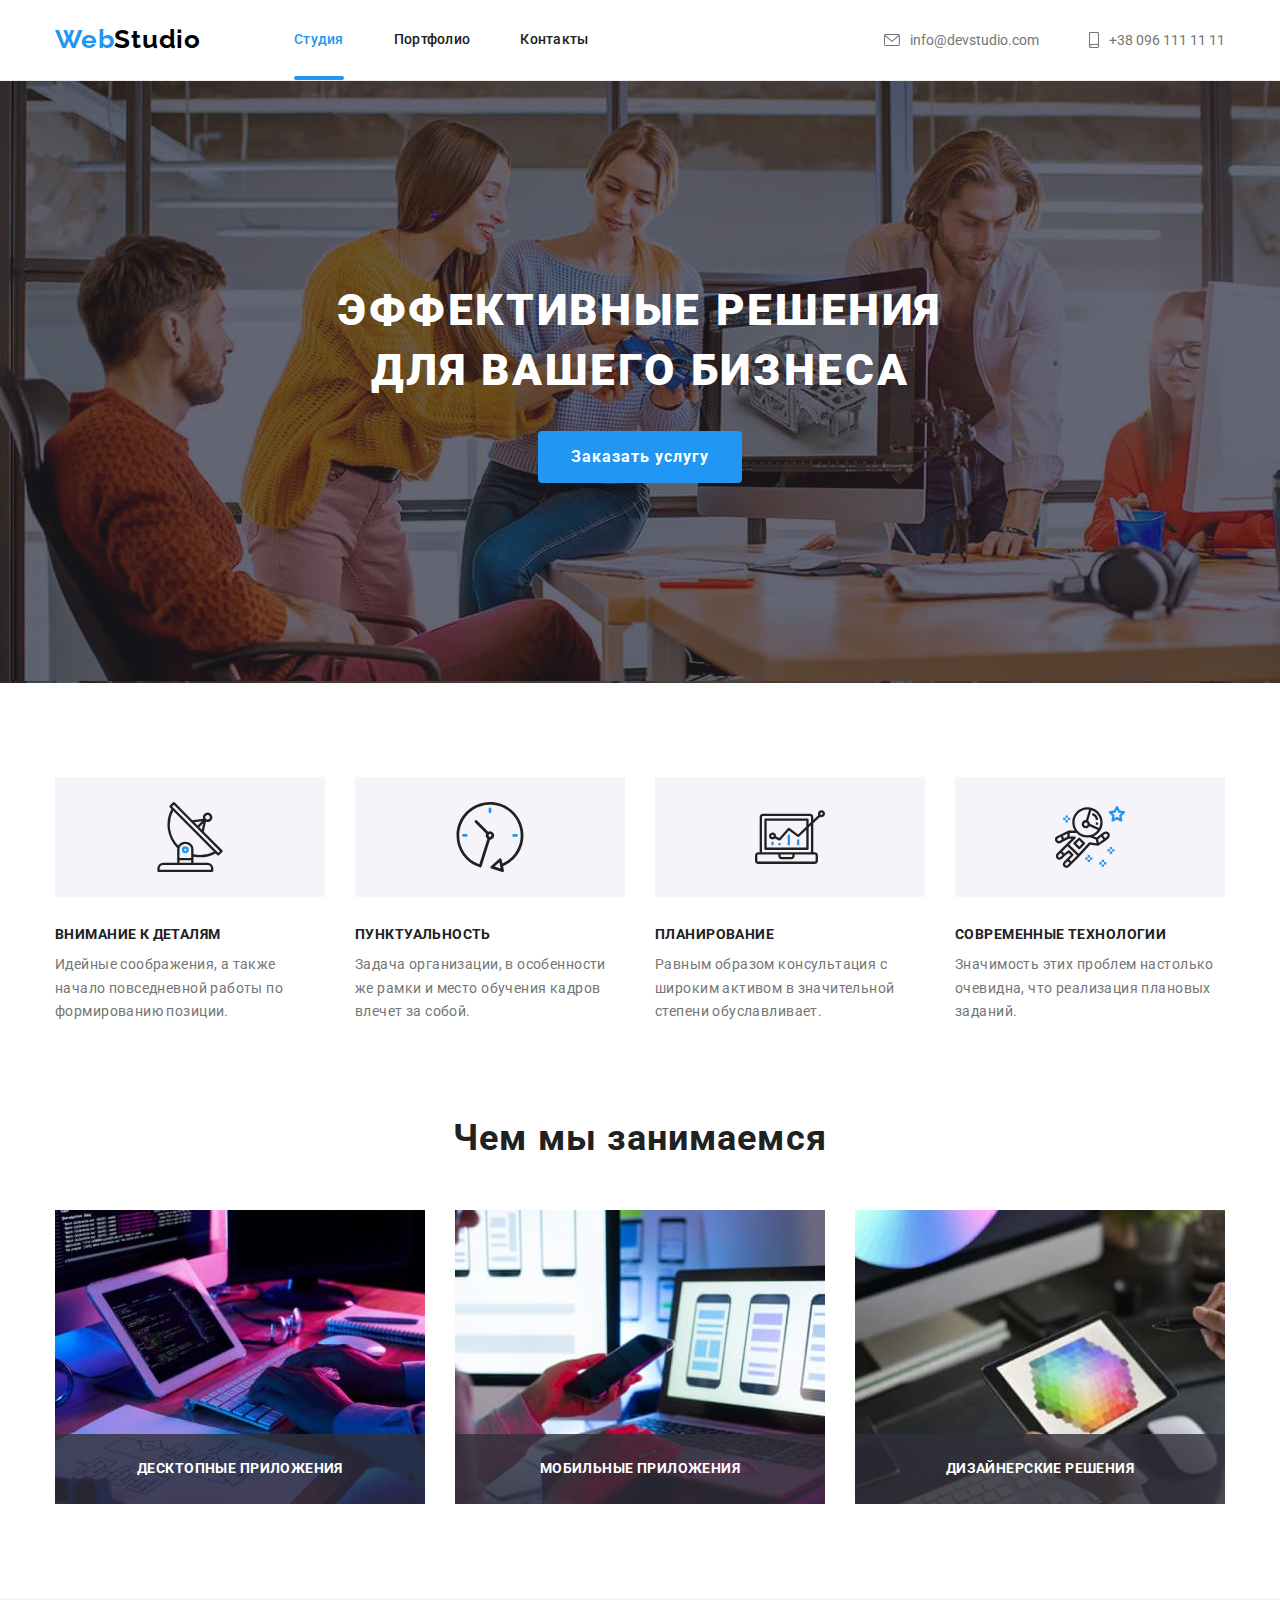
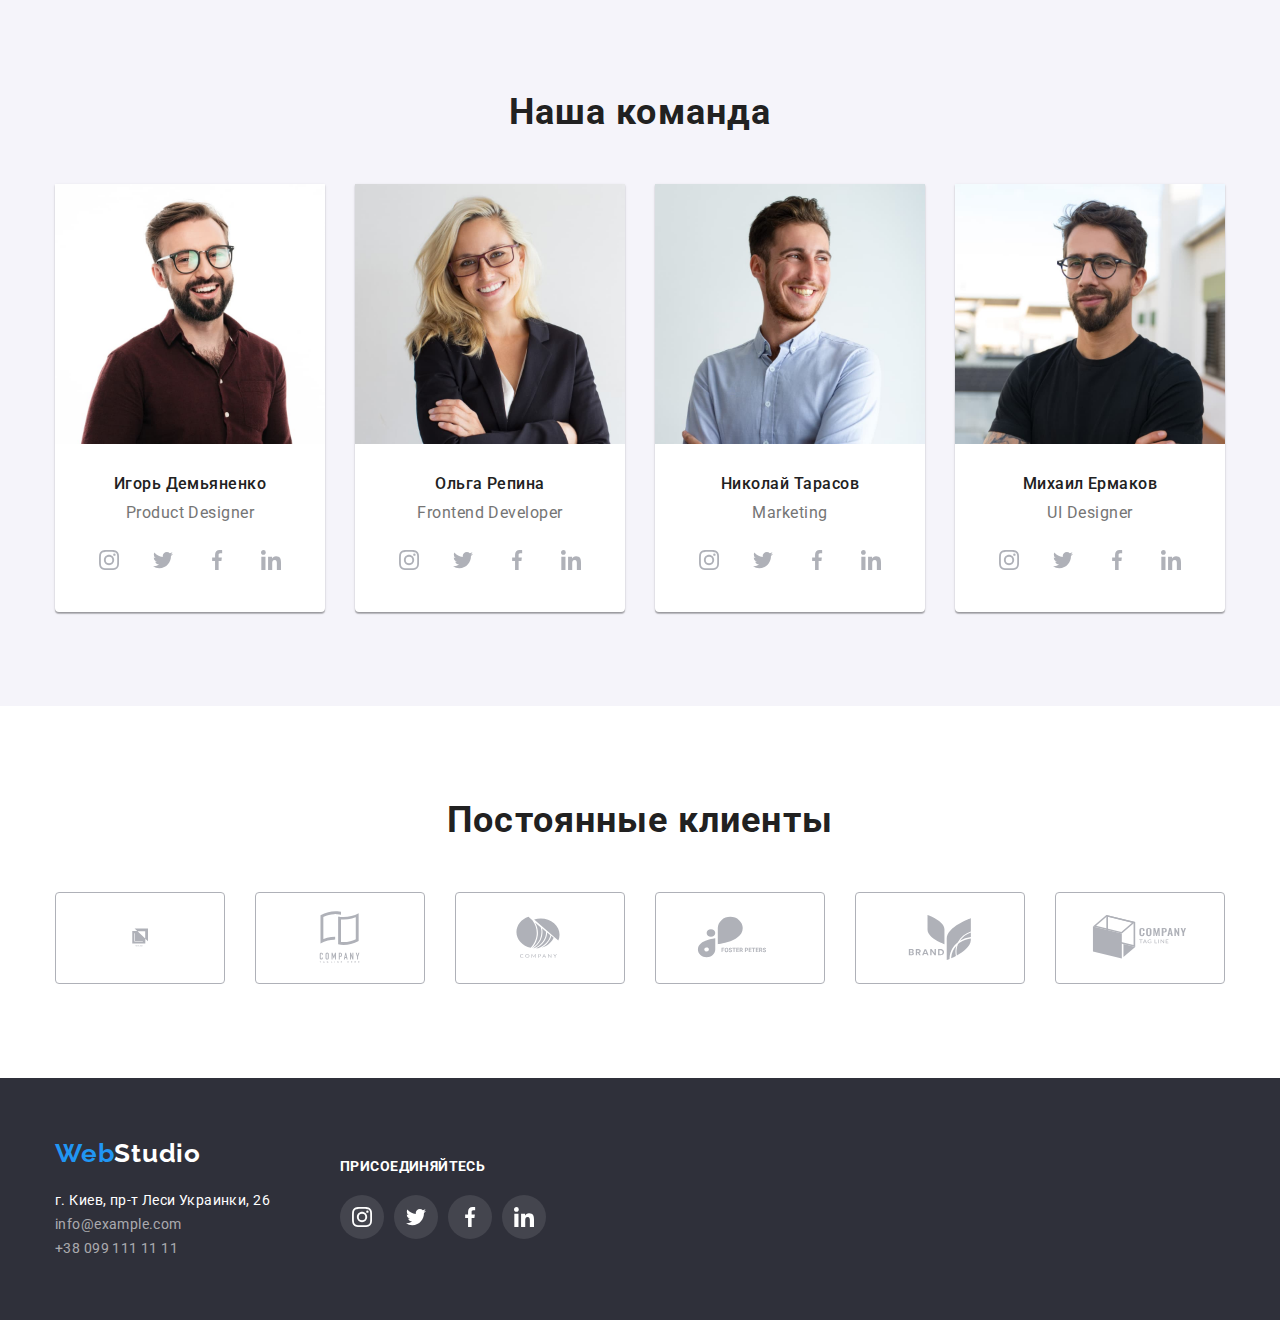
<file: index.html>
<!DOCTYPE html>
<html lang="ru">
  <head>
    <meta charset="UTF-8" />
    <meta http-equiv="X-UA-Compatible" content="IE=edge" />
    <meta name="viewport" content="width=device-width, initial-scale=1.0" />
    <title>Главная</title>
    <link rel="preconnect" href="https://fonts.gstatic.com" />
    <link
      href="https://fonts.googleapis.com/css2?family=Raleway:wght@700&family=Roboto:wght@400;500;700;900&display=swap"
      rel="stylesheet"
    />
    <link
      rel="stylesheet"
      href="https://cdnjs.cloudflare.com/ajax/libs/modern-normalize/1.0.0/modern-normalize.min.css"
    />
    <link rel="stylesheet" href="./css/style.css" />
  </head>
  <body>
    <!-- Шапка сайта -->

    <header class="page-header">
      <!--  Навигация -->

      <div class="container">
        <nav class="nav">
          <a href="./index.html" class="logo logo-link">
            <span class="accent">Web</span>Studio</a
          >
          <ul class="menu list">
            <li class="menu-item">
              <a href="./index.html" class="link menu-link active-link"
                ><span class="accent">Студия</span></a
              >
            </li>
            <li class="menu-item">
              <a href="./pages/portfolio.html" class="link menu-link"
                >Портфолио</a
              >
            </li>
            <li class="menu-item">
              <a href="" class="link menu-link">Контакты</a>
            </li>
          </ul>
        </nav>

        <!-- Контакты header -->

        <ul class="contacts list">
          <li class="menu-item address-item">
            <a href="mailto:info@devstudio.com" class="link contacts-link">
              <svg class="address-svg" width="16px" height="12px">
                <use href="./images/icons/sprite.svg#icon-envelope"></use>
              </svg>
              info@devstudio.com
            </a>
          </li>
          <li class="menu-item address-item">
            <a href="tel:+380961111111" class="link contacts-link">
              <svg class="address-svg" width="10px" height="16px">
                <use href="./images/icons/sprite.svg#icon-smartphone"></use>
              </svg>
              +38 096 111 11 11
            </a>
          </li>
        </ul>
      </div>
    </header>

    <!-- Основной контент -->

    <main>
      <!-- Hero -->

      <section class="hero dark-bgr">
        <div class="container">
          <h1 class="page-title">
            Эффективные решения <br />
            для вашего бизнеса
          </h1>
          <button type="button" class="btn">Заказать услугу</button>
        </div>
      </section>

      <!-- Особенности -->

      <section class="feature-section">
        <div class="container">
          <h2 class="section-title visually-hidden">Особенности</h2>
          <ul class="feature-list list">
            <li class="feature-item">
              <div class="icons-block">
                <svg class="feature-svg" width="70px" height="70px">
                  <use href="./images/icons/sprite.svg#icon-antenna"></use>
                </svg>
              </div>
              <h3 class="feature-title">Внимание к деталям</h3>
              <p class="feature-text">
                Идейные соображения, а также начало повседневной работы по
                формированию позиции.
              </p>
            </li>
            <li class="feature-item">
              <div class="icons-block">
                <svg class="feature-svg" width="70px" height="70px">
                  <use href="./images/icons/sprite.svg#icon-clock"></use>
                </svg>
              </div>
              <h3 class="feature-title">Пунктуальность</h3>
              <p class="feature-text">
                Задача организации, в особенности же рамки и место обучения
                кадров влечет за собой.
              </p>
            </li>
            <li class="feature-item">
              <div class="icons-block">
                <svg class="feature-svg" width="70px" height="70px">
                  <use href="./images/icons/sprite.svg#icon-diagram"></use>
                </svg>
              </div>
              <h3 class="feature-title">Планирование</h3>
              <p class="feature-text">
                Равным образом консультация с широким активом в значительной
                степени обуславливает.
              </p>
            </li>
            <li class="feature-item">
              <div class="icons-block">
                <svg class="feature-svg" width="70px" height="70px">
                  <use
                    href="./images/icons/sprite.svg#icon-astronaut"
                    width="70px"
                    height="70px"
                  ></use>
                </svg>
              </div>
              <h3 class="feature-title">Современные технологии</h3>
              <p class="feature-text">
                Значимость этих проблем настолько очевидна, что реализация
                плановых заданий.
              </p>
            </li>
          </ul>
        </div>
      </section>

      <!-- Чем мы занимаемся -->

      <section class="section">
        <div class="container">
          <h2 class="section-title">Чем мы занимаемся</h2>
          <ul class="card-set list">
            <li class="item">
              <div class="overlay-block">
                <img
                  src="./images/img1.jpg"
                  width="370"
                  alt="десктопные приложения"
                />
                <div class="img-overlay">
                  <p>Десктопные приложения</p>
                </div>
              </div>
            </li>
            <li class="item">
              <div class="overlay-block">
                <img
                  src="./images/img2.jpg"
                  width="370"
                  alt="мобильные приложения"
                />
                <div class="img-overlay">
                  <p>Мобильные приложения</p>
                </div>
              </div>
            </li>
            <li class="item">
              <div class="overlay-block">
                <img
                  src="./images/img3.jpg"
                  width="370"
                  alt="дизайнерские решения"
                />

                <div class="img-overlay">
                  <p>Дизайнерские решения</p>
                </div>
              </div>
            </li>
          </ul>
        </div>
      </section>

      <!--Наша команда -->

      <section class="section alt-bgr">
        <div class="container">
          <h2 class="section-title">Наша команда</h2>
          <ul class="card-set list">
            <li class="team-item item">
              <img
                src="./images/person1.jpg"
                width="270"
                alt="Радостный мужчина в очках"
                class="img"
              />
              <h3 class="name">Игорь Демьяненко</h3>
              <p class="position name">Product Designer</p>
              <ul class="social-icons list">
                <li class="social-item">
                  <a
                    href=""
                    class="social-link link"
                    rel="nofollow noopener"
                    target="_blank"
                  >
                    <svg class="social-svg" width="20px" height="20px">
                      <use
                        href="./images/icons/sprite.svg#icon-instagram"
                      ></use>
                    </svg>
                  </a>
                </li>
                <li class="social-item">
                  <a
                    href=""
                    class="social-link"
                    rel="nofollow noopener"
                    target="_blank"
                  >
                    <svg class="social-svg" width="20px" height="20px">
                      <use href="./images/icons/sprite.svg#icon-twitter"></use>
                    </svg>
                  </a>
                </li>
                <li class="social-item">
                  <a
                    href=""
                    class="social-link"
                    rel="nofollow noopener"
                    target="_blank"
                  >
                    <svg class="social-svg" width="20px" height="20px">
                      <use href="./images/icons/sprite.svg#icon-facebook"></use>
                    </svg>
                  </a>
                </li>
                <li class="social-item">
                  <a
                    href=""
                    class="social-link"
                    rel="nofollow noopener"
                    target="_blank"
                  >
                    <svg class="social-svg" width="20px" height="20px">
                      <use href="./images/icons/sprite.svg#icon-linkedin"></use>
                    </svg>
                  </a>
                </li>
              </ul>
            </li>
            <li class="team-item item">
              <img
                src="./images/person2.jpg"
                width="270"
                alt="Радостная блондинка в очках"
                class="img"
              />
              <h3 class="name">Ольга Репина</h3>
              <p class="position name">Frontend Developer</p>
              <ul class="social-icons list">
                <li class="social-item">
                  <a
                    href=""
                    class="social-link link"
                    rel="nofollow noopener"
                    target="_blank"
                  >
                    <svg class="social-svg" width="20px" height="20px">
                      <use
                        href="./images/icons/sprite.svg#icon-instagram"
                      ></use>
                    </svg>
                  </a>
                </li>
                <li class="social-item">
                  <a
                    href=""
                    class="social-link"
                    rel="nofollow noopener"
                    target="_blank"
                  >
                    <svg class="social-svg" width="20px" height="20px">
                      <use href="./images/icons/sprite.svg#icon-twitter"></use>
                    </svg>
                  </a>
                </li>
                <li class="social-item">
                  <a
                    href=""
                    class="social-link"
                    rel="nofollow noopener"
                    target="_blank"
                  >
                    <svg class="social-svg" width="20px" height="20px">
                      <use href="./images/icons/sprite.svg#icon-facebook"></use>
                    </svg>
                  </a>
                </li>
                <li class="social-item">
                  <a
                    href=""
                    class="social-link"
                    rel="nofollow noopener"
                    target="_blank"
                  >
                    <svg class="social-svg" width="20px" height="20px">
                      <use href="./images/icons/sprite.svg#icon-linkedin"></use>
                    </svg>
                  </a>
                </li>
              </ul>
            </li>
            <li class="team-item item">
              <img
                src="./images/person3.jpg"
                width="270"
                alt="Улыбающийся мужчина"
                class="img"
              />
              <h3 class="name">Николай Тарасов</h3>
              <p class="position name">Marketing</p>
              <ul class="social-icons list">
                <li class="social-item">
                  <a
                    href=""
                    class="social-link link"
                    rel="nofollow noopener"
                    target="_blank"
                  >
                    <svg class="social-svg" width="20px" height="20px">
                      <use
                        href="./images/icons/sprite.svg#icon-instagram"
                      ></use>
                    </svg>
                  </a>
                </li>
                <li class="social-item">
                  <a
                    href=""
                    class="social-link"
                    rel="nofollow noopener"
                    target="_blank"
                  >
                    <svg class="social-svg" width="20px" height="20px">
                      <use href="./images/icons/sprite.svg#icon-twitter"></use>
                    </svg>
                  </a>
                </li>
                <li class="social-item">
                  <a
                    href=""
                    class="social-link"
                    rel="nofollow noopener"
                    target="_blank"
                  >
                    <svg class="social-svg" width="20px" height="20px">
                      <use href="./images/icons/sprite.svg#icon-facebook"></use>
                    </svg>
                  </a>
                </li>
                <li class="social-item">
                  <a
                    href=""
                    class="social-link"
                    rel="nofollow noopener"
                    target="_blank"
                  >
                    <svg class="social-svg" width="20px" height="20px">
                      <use href="./images/icons/sprite.svg#icon-linkedin"></use>
                    </svg>
                  </a>
                </li>
              </ul>
            </li>
            <li class="team-item item">
              <img
                src="./images/person4.jpg"
                width="270"
                alt="Улыбающийся мужчина в очках"
                class="img"
              />
              <h3 class="name">Михаил Ермаков</h3>
              <p class="position name">UI Designer</p>
              <ul class="social-icons list">
                <li class="social-item">
                  <a
                    href=""
                    class="social-link"
                    rel="nofollow noopener"
                    target="_blank"
                  >
                    <svg class="social-svg" width="20px" height="20px">
                      <use
                        href="./images/icons/sprite.svg#icon-instagram"
                      ></use>
                    </svg>
                  </a>
                </li>
                <li class="social-item">
                  <a
                    href=""
                    class="social-link"
                    rel="nofollow noopener"
                    target="_blank"
                  >
                    <svg class="social-svg" width="20px" height="20px">
                      <use href="./images/icons/sprite.svg#icon-twitter"></use>
                    </svg>
                  </a>
                </li>
                <li class="social-item">
                  <a
                    href=""
                    class="social-link"
                    rel="nofollow noopener"
                    target="_blank"
                  >
                    <svg class="social-svg" width="20px" height="20px">
                      <use href="./images/icons/sprite.svg#icon-facebook"></use>
                    </svg>
                  </a>
                </li>
                <li class="social-item">
                  <a
                    href=""
                    class="social-link"
                    rel="nofollow noopener"
                    target="_blank"
                  >
                    <svg class="social-svg" width="20px" height="20px">
                      <use href="./images/icons/sprite.svg#icon-linkedin"></use>
                    </svg>
                  </a>
                </li>
              </ul>
            </li>
          </ul>
        </div>
      </section>

      <section class="section">
        <div class="container">
          <h2 class="section-title">Постоянные клиенты</h2>
          <ul class="list client-list">
            <li class="client-item">
              <a href="" class="client-link">
                <svg class="client-svg" width="41px" height="46.7px">
                  <use href="./images/icons/sprite.svg#icon-logo1"></use>
                </svg>
              </a>
            </li>
            <li class="client-item">
              <a href="" class="client-link">
                <svg class="client-svg" width="106px" height="60px">
                  <use href="./images/icons/sprite.svg#icon-logo2"></use>
                </svg>
              </a>
            </li>
            <li class="client-item">
              <a href="" class="client-link">
                <svg class="client-svg" width="106px" height="60px">
                  <use href="./images/icons/sprite.svg#icon-logo3"></use>
                </svg>
              </a>
            </li>
            <li class="client-item">
              <a href="" class="client-link">
                <svg class="client-svg" width="106px" height="60px">
                  <use href="./images/icons/sprite.svg#icon-logo4"></use>
                </svg>
              </a>
            </li>
            <li class="client-item">
              <a href="" class="client-link">
                <svg class="client-svg" width="106px" height="60px">
                  <use href="./images/icons/sprite.svg#icon-logo5"></use>
                </svg>
              </a>
            </li>
            <li class="client-item">
              <a href="" class="client-link">
                <svg class="client-svg" width="106px" height="60px">
                  <use href="./images/icons/sprite.svg#icon-logo6"></use>
                </svg>
              </a>
            </li>
          </ul>
        </div>
      </section>
    </main>

    <!-- Подвал -->

    <footer class="footer dark-bgr">
      <div class="container footer-container">
        <div class="address-footer">
          <a href="./index.html" class="logo footer-logo">
            <span class="accent">Web</span>Studio</a
          >
          <address class="address">
            <ul class="list">
              <li class="address-item">
                <a
                  href="https://goo.gl/maps/Tqcn4PF3FHRy9P8z9"
                  rel="nofollow noopener"
                  target="_blank"
                  class="link address"
                  >г. Киев, пр-т Леси Украинки, 26</a
                >
              </li>
              <li class="address-item">
                <a href="mailto:info@example.com" class="link contacts-footer"
                  >info@example.com</a
                >
              </li>
              <li class="address-item">
                <a href="tel:+380991111111" class="link contacts-footer"
                  >+38 099 111 11 11</a
                >
              </li>
            </ul>
          </address>
        </div>

        <!-- присоединяйтесь -->

        <div class="social-footer">
          <h3 class="social-title">присоединяйтесь</h3>
          <ul class="social-list list">
            <li class="social-item">
              <a href="" class="social-link footer-link">
                <svg class="social-svg footer-svg" width="20px" height="20px">
                  <use href="./images/icons/sprite.svg#icon-instagram"></use>
                </svg>
              </a>
            </li>
            <li class="social-item">
              <a href="" class="social-link footer-link">
                <svg class="social-svg footer-svg" width="20px" height="20px">
                  <use href="./images/icons/sprite.svg#icon-twitter"></use>
                </svg>
              </a>
            </li>
            <li class="social-item">
              <a href="" class="social-link footer-link">
                <svg class="social-svg footer-svg" width="20px" height="20px">
                  <use href="./images/icons/sprite.svg#icon-facebook"></use>
                </svg>
              </a>
            </li>
            <li class="social-item">
              <a href="" class="social-link footer-link">
                <svg class="social-svg footer-svg" width="20px" height="20px">
                  <use href="./images/icons/sprite.svg#icon-linkedin"></use>
                </svg>
              </a>
            </li>
          </ul>
        </div>
      </div>
    </footer>
  </body>
</html>
</file>
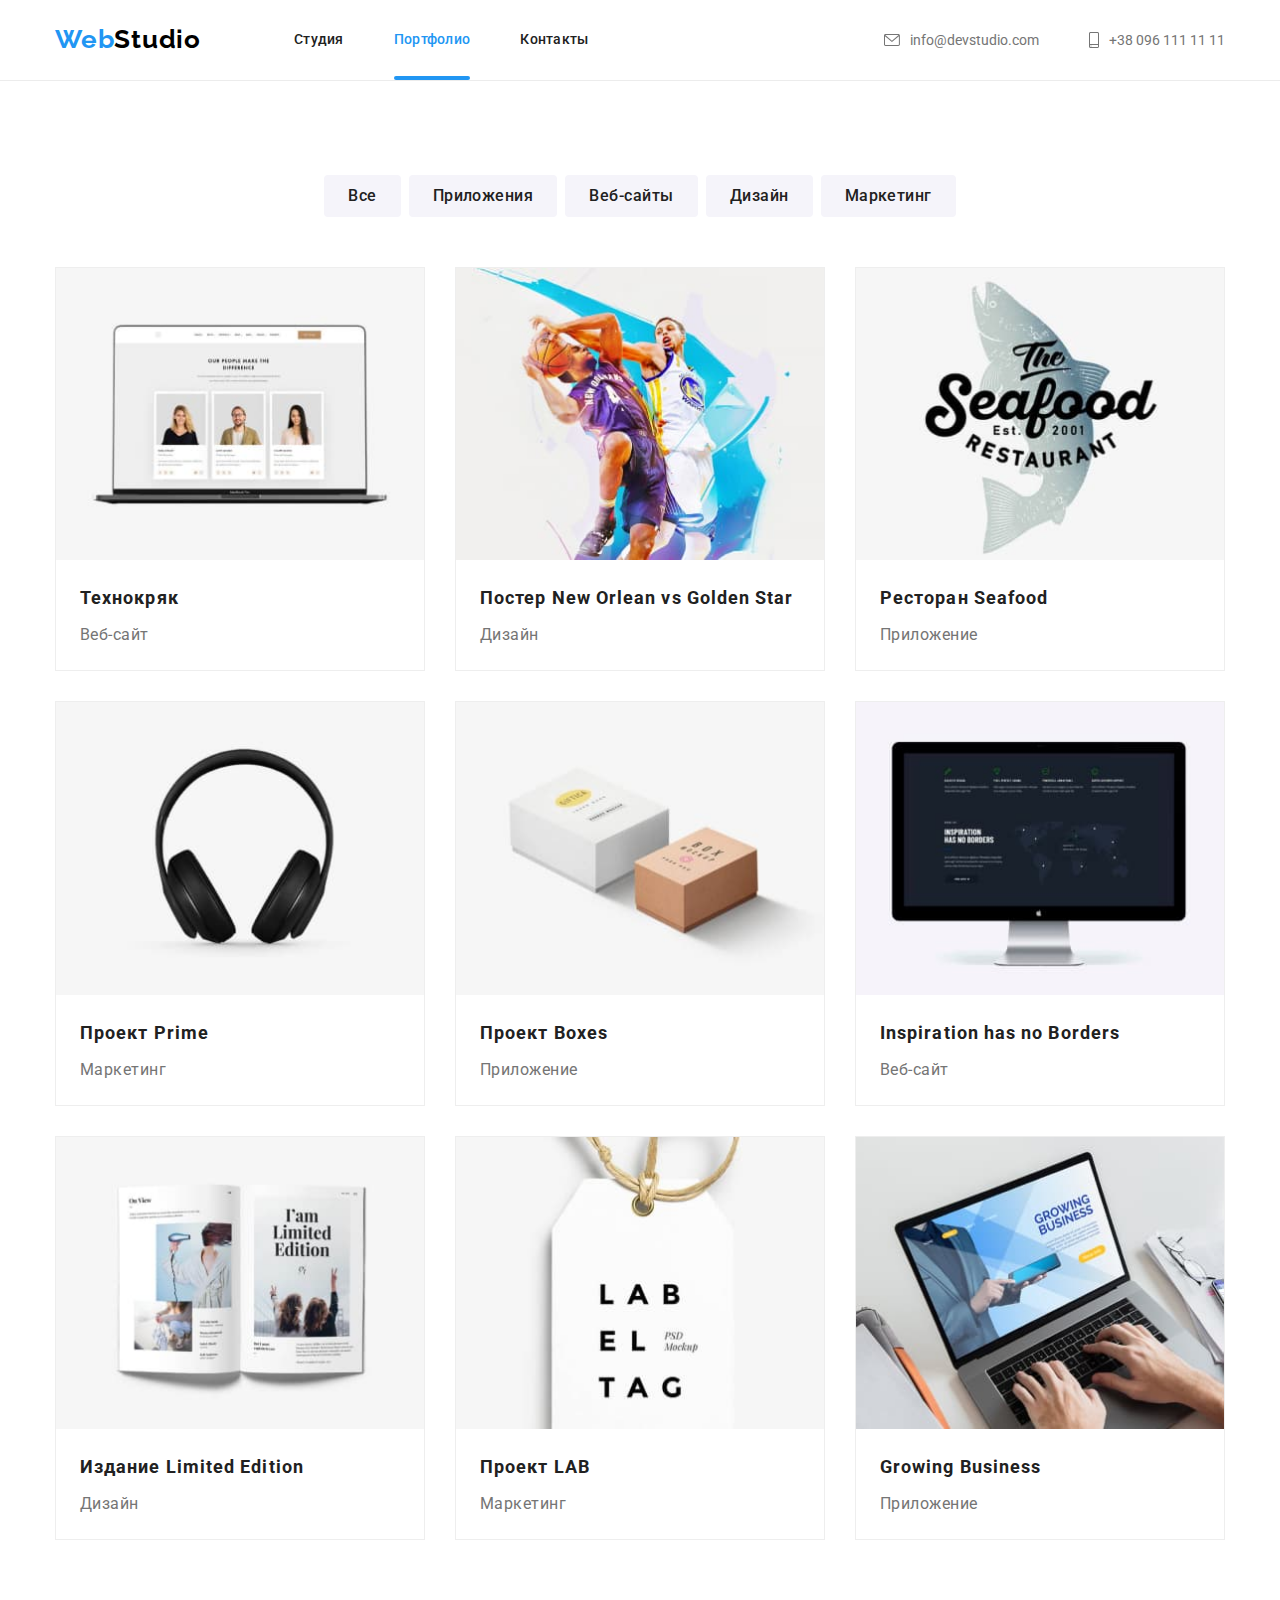
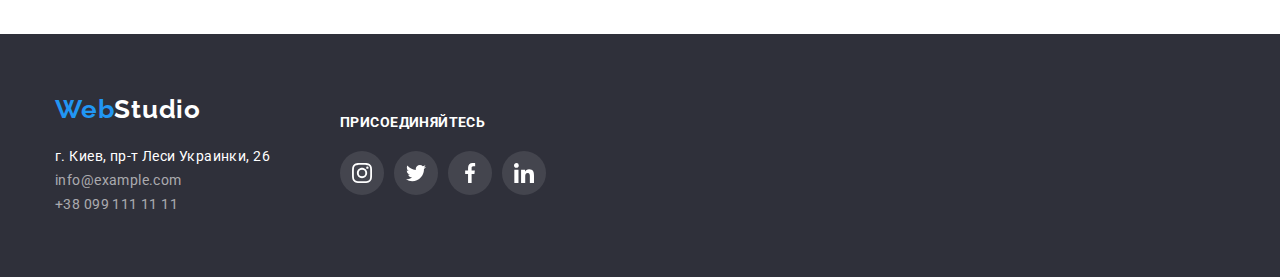
<file: pages/portfolio.html>
<!DOCTYPE html>
<html lang="en">
  <head>
    <meta charset="UTF-8" />
    <meta http-equiv="X-UA-Compatible" content="IE=edge" />
    <meta name="viewport" content="width=device-width, initial-scale=1.0" />
    <title>Портфолио</title>
    <link rel="preconnect" href="https://fonts.gstatic.com" />
    <link
      href="https://fonts.googleapis.com/css2?family=Raleway:wght@700&family=Roboto:wght@400;500;700;900&display=swap"
      rel="stylesheet"
    />
    <link
      rel="stylesheet"
      href="https://cdnjs.cloudflare.com/ajax/libs/modern-normalize/1.0.0/modern-normalize.min.css"
    />
    <link rel="stylesheet" href="../css/style.css" />
  </head>
  <body>
    <!-- Шапка сайта -->

    <header class="page-header">
      <!--  Навигация -->

      <div class="container">
        <nav class="nav">
          <a href="../index.html" class="logo logo-link">
            <span class="accent">Web</span>Studio</a
          >
          <ul class="menu list">
            <li class="menu-item">
              <a href="../index.html" class="link menu-link"
                ><span>Студия</span></a
              >
            </li>
            <li class="menu-item">
              <a
                href="../pages/portfolio.html"
                class="link menu-link active-link"
                ><span class="accent">Портфолио</span></a
              >
            </li>
            <li class="menu-item">
              <a href="" class="link menu-link">Контакты</a>
            </li>
          </ul>
        </nav>

        <!-- Контакты header -->

        <ul class="contacts list">
          <li class="menu-item">
            <a href="mailto:info@devstudio.com" class="link contacts-link">
              <svg class="address-svg" width="16px" height="12px">
                <use href="../images/icons/sprite.svg#icon-envelope"></use>
              </svg>
              info@devstudio.com</a
            >
          </li>
          <li class="menu-item">
            <a href="tel:+380961111111" class="link contacts-link">
              <svg class="address-svg" width="10px" height="16px">
                <use href="../images/icons/sprite.svg#icon-smartphone"></use>
              </svg>
              +38 096 111 11 11</a
            >
          </li>
        </ul>
      </div>
    </header>

    <main>
      <section class="section">
        <div class="container">
          <h1 class="visually-hidden">Портфолио</h1>
          <ul class="filter-list list">
            <li class="filter-item">
              <button type="button" class="filter-btn">Все</button>
            </li>
            <li class="filter-item">
              <button type="button" class="filter-btn">Приложения</button>
            </li>
            <li class="filter-item">
              <button type="button" class="filter-btn">Веб-сайты</button>
            </li>
            <li class="filter-item">
              <button type="button" class="filter-btn">Дизайн</button>
            </li>
            <li class="filter-item">
              <button type="button" class="filter-btn">Маркетинг</button>
            </li>
          </ul>

          <ul class="card-set list">
            <li class="card-item">
              <a href="" class="link card-link">
                <div class="card-overlay">
                  <img
                    src="../images/img33.jpg"
                    alt="Веб-сайт"
                    width="370"
                    class="img-item"
                  />
                  <div class="overlay">
                    <p>
                      Технокряк это современная площадка распространения
                      коронавируса. Компании используют эту платформу для
                      цифрового шпионажа и атак на защищённые сервера
                      конкурентов.
                    </p>
                  </div>
                </div>
                <div class="description">
                  <h2 class="brand-title">Технокряк</h2>
                  <p class="type-filter">Веб-сайт</p>
                </div>
              </a>
            </li>

            <li class="card-item">
              <a href="" class="link card-link">
                <div class="card-overlay">
                  <img
                    src="../images/img4.jpg"
                    alt="Постер"
                    width="370"
                    class="img-item"
                  />
                  <div class="overlay">
                    <p>
                      Технокряк это современная площадка распространения
                      коронавируса. Компании используют эту платформу для
                      цифрового шпионажа и атак на защищённые сервера
                      конкурентов.
                    </p>
                  </div>
                </div>
                <div class="description">
                  <h2 class="brand-title">Постер New Orlean vs Golden Star</h2>
                  <p class="type-filter">Дизайн</p>
                </div>
              </a>
            </li>
            <li class="card-item">
              <a href="" class="link card-link">
                <div class="card-overlay">
                  <img
                    src="../images/img5.jpg"
                    alt="Лого ресторана"
                    width="370"
                    class="img-item"
                  />
                  <div class="overlay">
                    <p>
                      Технокряк это современная площадка распространения
                      коронавируса. Компании используют эту платформу для
                      цифрового шпионажа и атак на защищённые сервера
                      конкурентов.
                    </p>
                  </div>
                </div>
                <div class="description">
                  <h2 class="brand-title">Ресторан Seafood</h2>
                  <p class="type-filter">Приложение</p>
                </div>
              </a>
            </li>
            <li class="card-item">
              <a href="" class="link card-link">
                <div class="card-overlay">
                  <img
                    src="../images/img6.jpg"
                    alt="Наушники"
                    width="370"
                    class="img-item"
                  />
                  <div class="overlay">
                    <p>
                      Технокряк это современная площадка распространения
                      коронавируса. Компании используют эту платформу для
                      цифрового шпионажа и атак на защищённые сервера
                      конкурентов.
                    </p>
                  </div>
                </div>
                <div class="description">
                  <h2 class="brand-title">Проект Prime</h2>
                  <p class="type-filter">Маркетинг</p>
                </div>
              </a>
            </li>
            <li class="card-item">
              <a href="" class="link card-link">
                <div class="card-overlay">
                  <img
                    src="../images/img7.jpg"
                    alt="Коробки"
                    width="370"
                    class="img-item"
                  />
                  <div class="overlay">
                    <p>
                      Технокряк это современная площадка распространения
                      коронавируса. Компании используют эту платформу для
                      цифрового шпионажа и атак на защищённые сервера
                      конкурентов.
                    </p>
                  </div>
                </div>
                <div class="description">
                  <h2 class="brand-title">Проект Boxes</h2>
                  <p class="type-filter">Приложение</p>
                </div>
              </a>
            </li>
            <li class="card-item">
              <a href="" class="link card-link">
                <div class="card-overlay">
                  <img
                    src="../images/img8.jpg"
                    alt="Веб-сайт"
                    width="370"
                    class="img-item"
                  />
                  <div class="overlay">
                    <p>
                      Технокряк это современная площадка распространения
                      коронавируса. Компании используют эту платформу для
                      цифрового шпионажа и атак на защищённые сервера
                      конкурентов.
                    </p>
                  </div>
                </div>
                <div class="description">
                  <h2 class="brand-title">Inspiration has no Borders</h2>
                  <p class="type-filter">Веб-сайт</p>
                </div>
              </a>
            </li>
            <li class="card-item">
              <a href="" class="link card-link">
                <div class="card-overlay">
                  <img
                    src="../images/img9.jpg"
                    alt="Книга"
                    width="370"
                    class="img-item"
                  />
                  <div class="overlay">
                    <p>
                      Технокряк это современная площадка распространения
                      коронавируса. Компании используют эту платформу для
                      цифрового шпионажа и атак на защищённые сервера
                      конкурентов.
                    </p>
                  </div>
                </div>
                <div class="description">
                  <h2 class="brand-title">Издание Limited Edition</h2>
                  <p class="type-filter">Дизайн</p>
                </div>
              </a>
            </li>
            <li class="card-item">
              <a href="" class="link card-link">
                <div class="card-overlay">
                  <img
                    src="../images/img10.jpg"
                    alt="Бирка"
                    width="370"
                    class="img-item"
                  />
                  <div class="overlay">
                    <p>
                      Технокряк это современная площадка распространения
                      коронавируса. Компании используют эту платформу для
                      цифрового шпионажа и атак на защищённые сервера
                      конкурентов.
                    </p>
                  </div>
                </div>
                <div class="description">
                  <h2 class="brand-title">Проект LAB</h2>
                  <p class="type-filter">Маркетинг</p>
                </div>
              </a>
            </li>
            <li class="card-item">
              <a href="" class="link card-link">
                <div class="card-overlay">
                  <img
                    src="../images/img11.jpg"
                    alt="Приложение"
                    width="370"
                    class="img-item"
                  />
                  <div class="overlay">
                    <p>
                      Технокряк это современная площадка распространения
                      коронавируса. Компании используют эту платформу для
                      цифрового шпионажа и атак на защищённые сервера
                      конкурентов.
                    </p>
                  </div>
                </div>
                <div class="description">
                  <h2 class="brand-title">Growing Business</h2>
                  <p class="type-filter">Приложение</p>
                </div>
              </a>
            </li>
          </ul>
        </div>
      </section>
    </main>

    <!-- Подвал -->

    <footer class="footer dark-bgr">
      <div class="container footer-container">
        <div class="address-footer">
          <a href="../index.html" class="logo footer-logo">
            <span class="accent">Web</span>Studio</a
          >
          <address class="address">
            <ul class="list">
              <li class="address-item">
                <a
                  href="https://goo.gl/maps/Tqcn4PF3FHRy9P8z9"
                  rel="nofollow noopener"
                  target="_blank"
                  class="link address"
                  >г. Киев, пр-т Леси Украинки, 26</a
                >
              </li>
              <li class="address-item">
                <a href="mailto:info@example.com" class="link contacts-footer"
                  >info@example.com</a
                >
              </li>
              <li class="address-item">
                <a href="tel:+380991111111" class="link contacts-footer"
                  >+38 099 111 11 11</a
                >
              </li>
            </ul>
          </address>
        </div>

        <!-- присоединяйтесь -->

        <div class="social-footer">
          <h3 class="social-title">присоединяйтесь</h3>
          <ul class="social-list list">
            <li class="social-item">
              <a href="" class="social-link footer-link">
                <svg class="social-svg footer-svg" width="20px" height="20px">
                  <use href="../images/icons/sprite.svg#icon-instagram"></use>
                </svg>
              </a>
            </li>
            <li class="social-item">
              <a href="" class="social-link footer-link">
                <svg class="social-svg footer-svg" width="20px" height="20px">
                  <use href="../images/icons/sprite.svg#icon-twitter"></use>
                </svg>
              </a>
            </li>
            <li class="social-item">
              <a href="" class="social-link footer-link">
                <svg class="social-svg footer-svg" width="20px" height="20px">
                  <use href="../images/icons/sprite.svg#icon-facebook"></use>
                </svg>
              </a>
            </li>
            <li class="social-item">
              <a href="" class="social-link footer-link">
                <svg class="social-svg footer-svg" width="20px" height="20px">
                  <use href="../images/icons/sprite.svg#icon-linkedin"></use>
                </svg>
              </a>
            </li>
          </ul>
        </div>
      </div>
    </footer>
  </body>
</html>
</file>
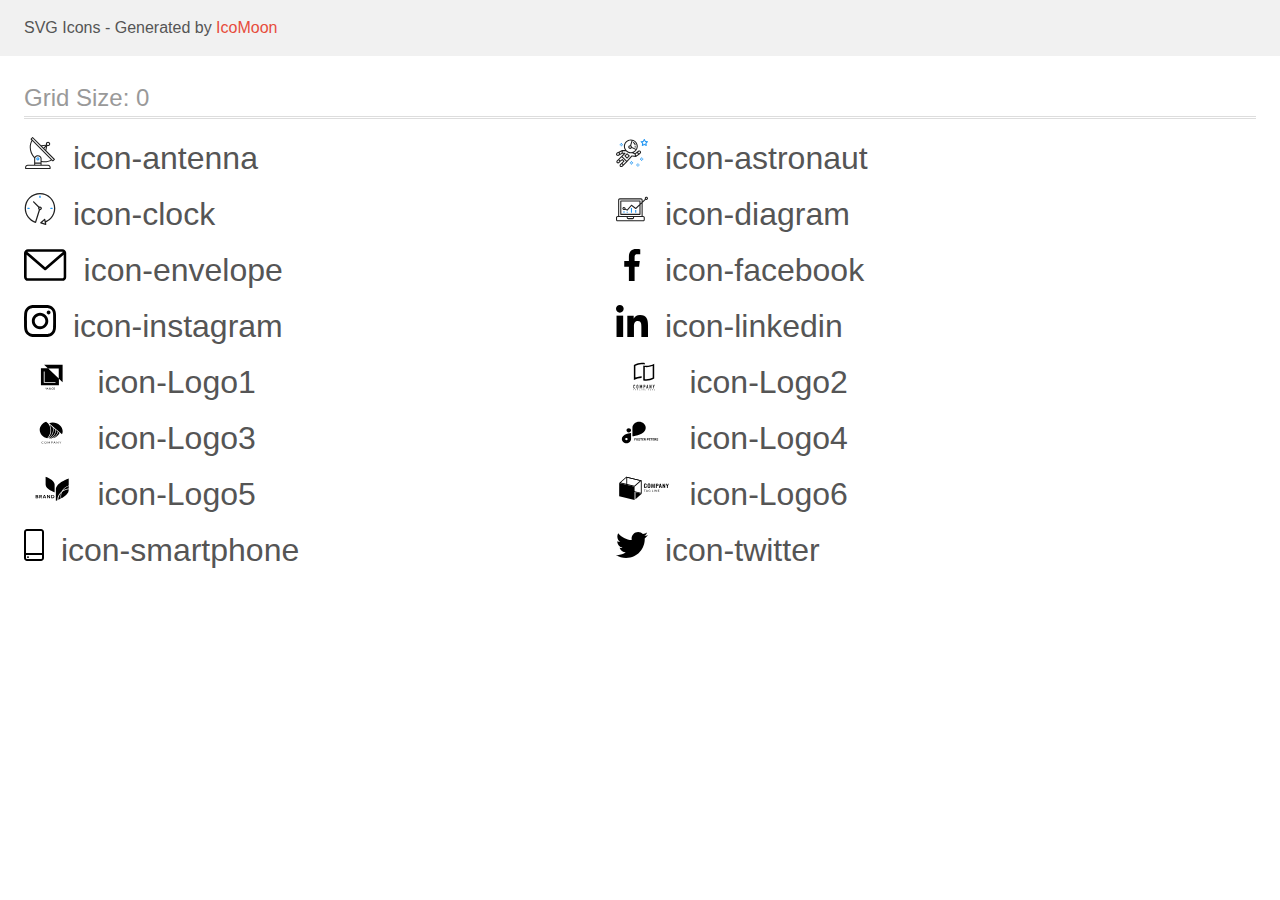
<file: images/icons/icomoon/demo.html>
<!doctype html>
<html>
<head>
    <title>IcoMoon - SVG Icons</title>
    <meta charset="utf-8">
    <meta name="viewport" content="width=device-width, initial-scale=1">
    <link rel="stylesheet" href="demo-files/demo.css">
    <link rel="stylesheet" href="style.css">
</head>
<body>
<svg aria-hidden="true" style="position: absolute; width: 0; height: 0; overflow: hidden;" version="1.1" xmlns="http://www.w3.org/2000/svg" xmlns:xlink="http://www.w3.org/1999/xlink">
<defs>
<symbol id="icon-antenna" viewBox="0 0 32 32">
<path fill="#212121" style="fill: var(--color1, #212121)" d="M30.773 22.098l-8.443-8.505 0.937-4.615c0.242 0.094 0.499 0.144 0.758 0.146h0.006c1.192 0.014 2.17-0.941 2.184-2.133s-0.941-2.17-2.133-2.184c-1.192-0.014-2.17 0.941-2.184 2.133-0.003 0.255 0.039 0.509 0.125 0.749l-4.96 0.605-8.091-8.133c-0.099-0.101-0.235-0.159-0.377-0.16-0.14 0.001-0.274 0.056-0.373 0.155l-1.513 1.504c-0.208 0.208-0.208 0.546 0 0.754l0.814 0.826c-3.153 5.798-2.129 12.978 2.519 17.663 0.043 0.041 0.092 0.074 0.146 0.098-0.034 0.18-0.051 0.364-0.052 0.547v6.187h-6.4c-1.472 0.002-2.665 1.195-2.667 2.667v1.067c0 0.295 0.239 0.533 0.533 0.533h24.533c0.295 0 0.533-0.239 0.533-0.533v-1.067c-0.002-1.472-1.195-2.665-2.667-2.667h-6.4v-2.742c1.003 0.21 2.024 0.317 3.049 0.32 2.458-0.003 4.877-0.615 7.040-1.783l0.818 0.823c0.099 0.101 0.235 0.159 0.377 0.16 0.14-0.001 0.274-0.056 0.373-0.155l1.513-1.504c0.208-0.208 0.208-0.546 0-0.754zM23.28 6.233c0.418-0.415 1.093-0.414 1.508 0.004s0.414 1.093-0.004 1.508c-0.2 0.199-0.47 0.31-0.752 0.31h-0.003c-0.589-0.003-1.064-0.483-1.061-1.072 0.002-0.282 0.115-0.552 0.314-0.751h-0.002zM22.024 9.738l-0.598 2.946-1.175-1.182 1.774-1.763zM21.419 8.836l-1.92 1.909-1.485-1.493 3.405-0.415zM24.004 28.8c0.884 0 1.6 0.716 1.6 1.6v0.533h-23.467v-0.533c0-0.884 0.716-1.6 1.6-1.6h20.267zM16.537 26.667v1.067h-5.333v-1.067h5.333zM11.204 25.6v-4.053c0-1.294 1.196-2.347 2.667-2.347s2.667 1.053 2.667 2.347v4.053h-5.333zM17.604 23.904v-2.357c0-1.882-1.675-3.413-3.733-3.413-1.331-0.020-2.576 0.657-3.281 1.786-4.058-4.274-4.971-10.645-2.279-15.887l18.602 18.708c-2.872 1.461-6.165 1.873-9.309 1.163zM28.893 23.22l-21.057-21.181 0.755-0.752 7.935 7.98c0.004 0 0.006 0.007 0.010 0.010l13.115 13.191-0.757 0.752z"></path>
<path fill="#2196f3" style="fill: var(--color2, #2196f3)" d="M13.876 20.267h-0.005c-0.884-0.001-1.601 0.714-1.602 1.598s0.714 1.601 1.598 1.602h0.005c0.884 0.001 1.601-0.714 1.602-1.598s-0.714-1.601-1.598-1.602zM14.249 22.245c-0.1 0.1-0.236 0.156-0.378 0.155-0.295-0.002-0.532-0.242-0.531-0.536 0.001-0.141 0.057-0.276 0.157-0.375s0.233-0.154 0.373-0.155c0.295 0.002 0.532 0.241 0.53 0.536-0.001 0.141-0.057 0.276-0.157 0.375h0.005z"></path>
</symbol>
<symbol id="icon-astronaut" viewBox="0 0 32 32">
<path fill="#2196f3" style="fill: var(--color2, #2196f3)" d="M31.974 4.524c-0.063-0.193-0.229-0.333-0.43-0.363l-1.91-0.278-0.855-1.731c-0.179-0.365-0.777-0.365-0.956 0l-0.855 1.731-1.91 0.278c-0.201 0.029-0.367 0.17-0.431 0.363-0.062 0.193-0.011 0.405 0.135 0.547l1.383 1.348-0.326 1.903c-0.034 0.2 0.048 0.402 0.212 0.522 0.166 0.121 0.382 0.135 0.562 0.040l1.709-0.899 1.709 0.899c0.078 0.041 0.164 0.061 0.249 0.061 0.11 0 0.221-0.034 0.314-0.102 0.164-0.119 0.246-0.322 0.212-0.522l-0.326-1.903 1.383-1.348c0.145-0.142 0.197-0.354 0.135-0.547zM29.511 5.851c-0.125 0.122-0.183 0.299-0.153 0.472l0.191 1.114-1-0.526c-0.078-0.041-0.163-0.061-0.249-0.061s-0.17 0.020-0.249 0.061l-1.001 0.526 0.191-1.114c0.030-0.173-0.028-0.349-0.153-0.472l-0.81-0.789 1.119-0.163c0.174-0.025 0.324-0.134 0.402-0.292l0.5-1.013 0.5 1.013c0.078 0.157 0.228 0.267 0.402 0.292l1.119 0.163-0.809 0.789z"></path>
<path fill="#2196f3" style="fill: var(--color2, #2196f3)" d="M26.134 20.522h-1.067v1.067h1.067v-1.067z"></path>
<path fill="#2196f3" style="fill: var(--color2, #2196f3)" d="M26.134 22.656h-1.067v1.067h1.067v-1.067z"></path>
<path fill="#2196f3" style="fill: var(--color2, #2196f3)" d="M27.2 21.589h-1.067v1.067h1.067v-1.067z"></path>
<path fill="#2196f3" style="fill: var(--color2, #2196f3)" d="M25.067 21.589h-1.067v1.067h1.067v-1.067z"></path>
<path fill="#2196f3" style="fill: var(--color2, #2196f3)" d="M22.4 26.389h-1.067v1.067h1.067v-1.067z"></path>
<path fill="#2196f3" style="fill: var(--color2, #2196f3)" d="M22.4 28.522h-1.067v1.067h1.067v-1.067z"></path>
<path fill="#2196f3" style="fill: var(--color2, #2196f3)" d="M23.467 27.456h-1.067v1.067h1.067v-1.067z"></path>
<path fill="#2196f3" style="fill: var(--color2, #2196f3)" d="M21.333 27.456h-1.067v1.067h1.067v-1.067z"></path>
<path fill="#2196f3" style="fill: var(--color2, #2196f3)" d="M16 24.256h-1.067v1.067h1.067v-1.067z"></path>
<path fill="#2196f3" style="fill: var(--color2, #2196f3)" d="M16 26.389h-1.067v1.067h1.067v-1.067z"></path>
<path fill="#2196f3" style="fill: var(--color2, #2196f3)" d="M17.067 25.322h-1.067v1.067h1.067v-1.067z"></path>
<path fill="#2196f3" style="fill: var(--color2, #2196f3)" d="M14.933 25.322h-1.067v1.067h1.067v-1.067z"></path>
<path fill="#2196f3" style="fill: var(--color2, #2196f3)" d="M5.867 6.122h-1.067v1.067h1.067v-1.067z"></path>
<path fill="#2196f3" style="fill: var(--color2, #2196f3)" d="M5.867 8.255h-1.067v1.067h1.067v-1.067z"></path>
<path fill="#2196f3" style="fill: var(--color2, #2196f3)" d="M6.933 7.189h-1.067v1.067h1.067v-1.067z"></path>
<path fill="#2196f3" style="fill: var(--color2, #2196f3)" d="M4.8 7.189h-1.067v1.067h1.067v-1.067z"></path>
<path fill="#212121" style="fill: var(--color1, #212121)" d="M24.715 14.159c-0.287-0.388-0.709-0.637-1.188-0.705-0.481-0.068-0.956 0.058-1.34 0.352l-1.252 0.96-1.898 1.417-1.358-0.541c2.421-1.086 4.114-3.508 4.114-6.32 0-3.823-3.123-6.933-6.961-6.933s-6.961 3.11-6.961 6.933c0 1.386 0.414 2.674 1.12 3.758l-2.764-0.024c-0.002 0-0.003 0-0.005 0-0.009 0-0.015 0.004-0.023 0.005-0.053 0.002-0.105 0.013-0.155 0.031-0.013 0.005-0.026 0.008-0.038 0.013-0.006 0.003-0.013 0.003-0.019 0.006l-3.233 1.596c-0.001 0-0.001 0-0.001 0.001l-1.893 0.911c-0.021 0.009-0.042 0.021-0.063 0.035-0.755 0.502-1.012 1.489-0.598 2.295 0.22 0.429 0.595 0.745 1.056 0.889 0.178 0.055 0.359 0.083 0.539 0.083 0.29 0 0.577-0.071 0.839-0.211l1.388-0.738 2.264-1.169 1.357-0.008-5.442 5.416c-0.001 0.001-0.001 0.001-0.002 0.001l-1.339 1.333c-0.316 0.315-0.49 0.732-0.49 1.178s0.174 0.863 0.49 1.179c0.325 0.323 0.752 0.485 1.179 0.485s0.854-0.162 1.18-0.485l1.314-1.309 1.741-1.3 0.901 0.897-1.762 1.754c-0 0.001-0.001 0.001-0.002 0.001l-1.339 1.333c-0.316 0.315-0.49 0.732-0.49 1.178s0.174 0.863 0.49 1.179c0.325 0.323 0.753 0.485 1.18 0.485s0.855-0.162 1.18-0.485l3.482-3.467c0.001-0.001 0.001-0.001 0.001-0.002l1.010-1-0.004-0.004c0.006-0.006 0.015-0.009 0.022-0.015l5.166-5.658 3.471 0.494c0.025 0.004 0.050 0.005 0.075 0.005 0.065 0 0.127-0.015 0.187-0.038 0.018-0.006 0.033-0.015 0.050-0.023 0.019-0.010 0.039-0.015 0.058-0.027l3.213-2.133c0.012-0.008 0.018-0.021 0.029-0.029 0.013-0.010 0.029-0.014 0.041-0.026l1.271-1.191c0.662-0.62 0.753-1.635 0.212-2.362zM2.13 17.77c-0.173 0.093-0.37 0.111-0.558 0.052-0.187-0.058-0.338-0.186-0.427-0.358-0.161-0.314-0.068-0.695 0.214-0.902l1.314-0.632 0.449 1.312-0.992 0.528zM5.628 15.942l-1.548 0.8-0.439-1.283 2.027-1.001-0.040 1.484zM20.727 9.322c0 0.918-0.219 1.785-0.599 2.559l-4.181-1.899c-0.044-0.573-0.341-1.075-0.788-1.388l1.464-4.86c2.378 0.756 4.105 2.974 4.105 5.588zM8.938 9.322c0-3.235 2.644-5.867 5.894-5.867 0.253 0 0.5 0.021 0.745 0.052l-1.432 4.754c-0.019-0.001-0.037-0.006-0.057-0.006-1.033 0-1.873 0.837-1.873 1.867s0.84 1.867 1.873 1.867c0.694 0 1.294-0.383 1.618-0.945l3.862 1.755c-1.075 1.446-2.795 2.39-4.737 2.39-3.25 0-5.894-2.632-5.894-5.867zM14.894 10.122c0 0.441-0.362 0.8-0.806 0.8s-0.806-0.359-0.806-0.8c0-0.441 0.362-0.8 0.806-0.8s0.806 0.359 0.806 0.8zM2.465 25.146c-0.236 0.234-0.619 0.234-0.854 0.001-0.114-0.114-0.176-0.263-0.176-0.423s0.062-0.309 0.176-0.421l0.962-0.958 0.851 0.848-0.959 0.955zM5.679 28.88c-0.236 0.234-0.619 0.235-0.855 0.001-0.114-0.114-0.176-0.263-0.176-0.423s0.062-0.309 0.176-0.421l0.963-0.959 0.852 0.848-0.96 0.955zM9.16 25.411c-0.001 0-0.001 0-0.002 0.001l-1.765 1.76-0.852-0.848 1.763-1.755c0 0 0 0 0-0s0.001-0.001 0.002-0.001c0.040-0.040 0.065-0.088 0.090-0.135 0.007-0.014 0.020-0.026 0.026-0.040 0.017-0.041 0.019-0.085 0.026-0.129 0.003-0.025 0.014-0.047 0.014-0.073 0-0.036-0.013-0.070-0.020-0.106-0.006-0.032-0.006-0.065-0.019-0.095-0.020-0.050-0.055-0.094-0.091-0.138-0.010-0.012-0.014-0.027-0.025-0.038 0 0 0 0-0.001 0s-0.001-0.002-0.001-0.002l-1.607-1.6c-0.017-0.017-0.039-0.024-0.058-0.038-0.028-0.022-0.055-0.042-0.087-0.058-0.030-0.015-0.061-0.024-0.093-0.033-0.034-0.010-0.067-0.017-0.103-0.020-0.033-0.002-0.063 0.001-0.095 0.005-0.036 0.004-0.069 0.009-0.104 0.020-0.034 0.011-0.063 0.027-0.094 0.045-0.020 0.011-0.042 0.015-0.061 0.029l-1.773 1.324-0.901-0.897 2.399-2.386 4.361 4.289-0.928 0.919zM15.979 18.394c-0.015-0.002-0.030 0.004-0.045 0.003-0.039-0.002-0.076 0.001-0.115 0.007-0.030 0.005-0.059 0.011-0.088 0.021-0.034 0.012-0.065 0.028-0.097 0.047-0.030 0.018-0.057 0.037-0.083 0.061-0.013 0.011-0.028 0.017-0.040 0.029l-4.698 5.146-4.328-4.257 2.833-2.818c0.209-0.208 0.21-0.546 0.002-0.755-0.105-0.105-0.243-0.157-0.381-0.156v-0.001l-2.219 0.013 0.028-1.607 3.104 0.027c1.265 1.294 3.029 2.101 4.981 2.101 0.437 0 0.864-0.045 1.279-0.123 0.040 0.032 0.079 0.065 0.13 0.085l2.41 0.96 0.331 1.644-3.003-0.427zM20.020 18.572l-0.313-1.558 1.446-1.080 0.947 1.257-2.080 1.381zM23.774 15.741l-0.838 0.785-0.931-1.236 0.831-0.637c0.155-0.119 0.351-0.168 0.543-0.143 0.193 0.027 0.364 0.128 0.48 0.284 0.217 0.292 0.18 0.699-0.085 0.947z"></path>
<path fill="#212121" style="fill: var(--color1, #212121)" d="M13.602 18.544l-2.143-2.133c-0.207-0.207-0.545-0.207-0.753 0l-2.142 2.133c-0.1 0.101-0.157 0.236-0.157 0.378s0.056 0.278 0.157 0.378l2.142 2.133c0.104 0.103 0.241 0.155 0.377 0.155s0.273-0.052 0.376-0.155l2.143-2.133c0.1-0.1 0.157-0.236 0.157-0.378s-0.057-0.278-0.157-0.378zM11.083 20.303l-1.387-1.381 1.387-1.381 1.387 1.381-1.387 1.381z"></path>
<path fill="#212121" style="fill: var(--color1, #212121)" d="M17.164 5.071l-0.258 1.036c0.071 0.018 1.738 0.452 1.738 2.149h1.067c-0-2.017-1.666-2.965-2.547-3.185z"></path>
<path fill="#212121" style="fill: var(--color1, #212121)" d="M19.711 9.322h-1.067v1.067h1.067v-1.067z"></path>
</symbol>
<symbol id="icon-clock" viewBox="0 0 32 32">
<path fill="#212121" style="fill: var(--color1, #212121)" d="M31.297 15.301c-0.002-8.452-6.855-15.303-15.308-15.301s-15.303 6.855-15.301 15.308c0.001 6.658 4.307 12.551 10.649 14.576 0.061 0.019 0.124 0.029 0.187 0.029 0.121-0 0.239-0.032 0.342-0.094 0.135-0.080 0.236-0.207 0.283-0.356l3.865-12.25c1.057-0.005 1.909-0.866 1.903-1.923s-0.866-1.909-1.923-1.903c-0.284 0.001-0.565 0.067-0.82 0.191l-5.106-5.107c-0.253-0.245-0.657-0.238-0.902 0.016-0.239 0.247-0.239 0.639 0 0.886l5.103 5.109c-0.392 0.799-0.168 1.764 0.536 2.309l-3.683 11.673c-7.278-2.681-11.004-10.754-8.323-18.032s10.754-11.004 18.032-8.323 11.004 10.754 8.323 18.032c-1.31 3.556-4.001 6.431-7.462 7.973l-0.398-1.874c-0.073-0.344-0.411-0.565-0.756-0.492-0.109 0.023-0.209 0.074-0.292 0.148l-3.837 3.426c-0.263 0.234-0.287 0.637-0.052 0.9 0.076 0.085 0.174 0.149 0.283 0.184l4.899 1.563c0.335 0.108 0.694-0.077 0.802-0.412 0.034-0.106 0.040-0.219 0.017-0.328l-0.391-1.839c5.664-2.388 9.342-7.942 9.329-14.089zM15.992 14.664c0.352 0 0.638 0.286 0.638 0.638s-0.286 0.638-0.638 0.638c-0.352 0-0.638-0.285-0.638-0.638s0.285-0.638 0.638-0.638zM18.093 29.528l2.184-1.948 0.603 2.84-2.787-0.892z"></path>
<path fill="#2196f3" style="fill: var(--color2, #2196f3)" d="M15.354 3.185v1.275c0 0.352 0.285 0.638 0.638 0.638s0.638-0.285 0.638-0.638v-1.275c0-0.352-0.286-0.638-0.638-0.638s-0.638 0.286-0.638 0.638z"></path>
<path fill="#2196f3" style="fill: var(--color2, #2196f3)" d="M3.876 14.664c-0.352 0-0.638 0.286-0.638 0.638s0.285 0.638 0.638 0.638h1.275c0.352 0 0.638-0.285 0.638-0.638s-0.285-0.638-0.638-0.638h-1.275z"></path>
<path fill="#2196f3" style="fill: var(--color2, #2196f3)" d="M28.108 15.939c0.352 0 0.638-0.285 0.638-0.638s-0.285-0.638-0.638-0.638h-1.275c-0.352 0-0.638 0.286-0.638 0.638s0.286 0.638 0.638 0.638h1.275z"></path>
</symbol>
<symbol id="icon-diagram" viewBox="0 0 32 32">
<path fill="#2196f3" style="fill: var(--color2, #2196f3)" d="M14.926 14.965h1.066v4.798h-1.066v-4.797z"></path>
<path fill="#2196f3" style="fill: var(--color2, #2196f3)" d="M19.19 17.097h1.066v2.665h-1.066v-2.665z"></path>
<path fill="#2196f3" style="fill: var(--color2, #2196f3)" d="M10.661 18.696h1.066v1.066h-1.066v-1.066z"></path>
<path fill="#2196f3" style="fill: var(--color2, #2196f3)" d="M7.463 18.163h1.066v1.599h-1.066v-1.599z"></path>
<path fill="#212121" style="fill: var(--color1, #212121)" d="M1.599 28.291h25.587c0.883 0 1.599-0.716 1.599-1.599v-2.132c0-0.883-0.716-1.599-1.599-1.599h-0.533v-13.293l3.028-2.868c0.703 0.346 1.553 0.136 2.013-0.499s0.396-1.508-0.152-2.068-1.42-0.644-2.065-0.198c-0.644 0.446-0.873 1.292-0.542 2.002l-2.281 2.163v-1.23c0-0.883-0.716-1.599-1.599-1.599h-21.322c-0.883 0-1.599 0.716-1.599 1.599v15.992h-0.533c-0.883 0-1.599 0.716-1.599 1.599v2.132c0 0.883 0.716 1.599 1.599 1.599zM30.384 4.837c0.294 0 0.533 0.239 0.533 0.533s-0.239 0.533-0.533 0.533c-0.294 0-0.533-0.239-0.533-0.533s0.239-0.533 0.533-0.533zM3.198 6.969c0-0.294 0.239-0.533 0.533-0.533h21.322c0.294 0 0.533 0.239 0.533 0.533v2.239l-1.066 1.013v-2.186c0-0.294-0.239-0.533-0.533-0.533h-19.19c-0.294 0-0.533 0.239-0.533 0.533v13.326c0 0.294 0.239 0.533 0.533 0.533h19.19c0.294 0 0.533-0.239 0.533-0.533v-9.674l1.066-1.010v12.284h-22.388v-15.992zM7.996 13.899c-0.721-0.002-1.354 0.478-1.546 1.174s0.105 1.433 0.725 1.801c0.62 0.368 1.41 0.276 1.928-0.226l1.853 0.93c0.215 0.108 0.476 0.057 0.636-0.123l3.939-4.431 3.872 2.901c0.208 0.156 0.498 0.139 0.686-0.039l3.365-3.188v8.131h-18.124v-12.26h18.124v2.66l-3.771 3.572-3.904-2.927c-0.222-0.166-0.534-0.135-0.718 0.072l-3.993 4.493-1.493-0.746c0.011-0.064 0.018-0.129 0.020-0.193 0-0.883-0.716-1.599-1.599-1.599zM8.529 15.498c0 0.294-0.239 0.533-0.533 0.533s-0.533-0.239-0.533-0.533c0-0.294 0.239-0.533 0.533-0.533s0.533 0.239 0.533 0.533zM11.727 24.027h5.331v0.533c0 0.294-0.239 0.533-0.533 0.533h-4.264c-0.294 0-0.533-0.239-0.533-0.533v-0.533zM1.066 24.56c0-0.294 0.239-0.533 0.533-0.533h9.062v0.533c0 0.883 0.716 1.599 1.599 1.599h4.264c0.883 0 1.599-0.716 1.599-1.599v-0.533h9.062c0.294 0 0.533 0.239 0.533 0.533v2.132c0 0.294-0.239 0.533-0.533 0.533h-25.587c-0.294 0-0.533-0.239-0.533-0.533v-2.132z"></path>
</symbol>
<symbol id="icon-envelope" viewBox="0 0 43 32">
<path d="M38.667 0h-34.667c-2.206 0-4 1.794-4 4v24c0 2.206 1.794 4 4 4h34.667c2.206 0 4-1.794 4-4v-24c0-2.206-1.794-4-4-4zM38.667 2.667c0.181 0 0.353 0.038 0.511 0.103l-17.844 15.466-17.844-15.466c0.158-0.066 0.33-0.103 0.511-0.103h34.667zM38.667 29.333h-34.667c-0.736 0-1.333-0.598-1.333-1.333v-22.413l17.793 15.421c0.251 0.217 0.563 0.326 0.874 0.326s0.622-0.108 0.874-0.326l17.793-15.421v22.413c0 0.736-0.598 1.333-1.333 1.333z"></path>
</symbol>
<symbol id="icon-facebook" viewBox="0 0 32 32">
<path d="M21.329 5.313h2.921v-5.088c-0.504-0.069-2.237-0.225-4.256-0.225-4.212 0-7.097 2.649-7.097 7.519v4.481h-4.648v5.688h4.648v14.312h5.699v-14.311h4.46l0.708-5.688h-5.169v-3.919c0.001-1.644 0.444-2.769 2.735-2.769z"></path>
</symbol>
<symbol id="icon-instagram" viewBox="0 0 32 32">
<path d="M31.969 9.408c-0.075-1.7-0.35-2.869-0.744-3.882-0.406-1.075-1.032-2.038-1.851-2.838-0.8-0.813-1.769-1.444-2.832-1.844-1.019-0.394-2.182-0.669-3.882-0.744-1.713-0.081-2.257-0.1-6.601-0.1s-4.888 0.019-6.595 0.094c-1.7 0.075-2.869 0.35-3.882 0.744-1.075 0.406-2.038 1.031-2.838 1.85-0.813 0.8-1.444 1.769-1.844 2.832-0.394 1.019-0.669 2.182-0.744 3.882-0.081 1.713-0.1 2.257-0.1 6.601s0.019 4.888 0.094 6.595c0.075 1.7 0.35 2.869 0.744 3.882 0.406 1.075 1.038 2.038 1.85 2.838 0.8 0.813 1.769 1.444 2.832 1.844 1.019 0.394 2.182 0.669 3.882 0.744 1.706 0.075 2.25 0.094 6.595 0.094s4.888-0.019 6.595-0.094c1.7-0.075 2.869-0.35 3.882-0.744 2.151-0.832 3.851-2.532 4.682-4.682 0.394-1.019 0.669-2.182 0.744-3.882 0.075-1.707 0.094-2.251 0.094-6.595s-0.006-4.888-0.081-6.595zM29.087 22.473c-0.069 1.563-0.331 2.407-0.55 2.969-0.538 1.394-1.644 2.5-3.038 3.038-0.563 0.219-1.413 0.481-2.969 0.55-1.688 0.075-2.194 0.094-6.464 0.094s-4.782-0.019-6.464-0.094c-1.563-0.069-2.407-0.331-2.969-0.55-0.694-0.256-1.325-0.663-1.838-1.194-0.531-0.519-0.938-1.144-1.194-1.838-0.219-0.563-0.481-1.413-0.55-2.969-0.075-1.688-0.094-2.194-0.094-6.464s0.019-4.782 0.094-6.464c0.069-1.563 0.331-2.407 0.55-2.969 0.256-0.694 0.663-1.325 1.2-1.838 0.519-0.531 1.144-0.938 1.838-1.194 0.563-0.219 1.413-0.481 2.969-0.55 1.688-0.075 2.194-0.094 6.464-0.094 4.276 0 4.782 0.019 6.464 0.094 1.563 0.069 2.407 0.331 2.969 0.55 0.694 0.256 1.325 0.662 1.838 1.194 0.531 0.519 0.938 1.144 1.194 1.838 0.219 0.563 0.481 1.413 0.55 2.969 0.075 1.688 0.094 2.194 0.094 6.464s-0.019 4.77-0.094 6.458z"></path>
<path d="M16.059 7.783c-4.538 0-8.22 3.682-8.22 8.22s3.682 8.22 8.22 8.22c4.539 0 8.22-3.682 8.22-8.22s-3.682-8.22-8.22-8.22zM16.059 21.335c-2.944 0-5.332-2.388-5.332-5.332s2.388-5.332 5.332-5.332c2.944 0 5.332 2.388 5.332 5.332s-2.388 5.332-5.332 5.332z"></path>
<path d="M26.524 7.458c0 1.060-0.859 1.919-1.919 1.919s-1.919-0.859-1.919-1.919c0-1.060 0.859-1.919 1.919-1.919s1.919 0.859 1.919 1.919z"></path>
</symbol>
<symbol id="icon-linkedin" viewBox="0 0 32 32">
<path d="M31.992 32v-0.001h0.008v-11.736c0-5.741-1.236-10.164-7.948-10.164-3.227 0-5.392 1.771-6.276 3.449h-0.093v-2.913h-6.364v21.364h6.627v-10.579c0-2.785 0.528-5.479 3.977-5.479 3.399 0 3.449 3.179 3.449 5.657v10.401h6.62z"></path>
<path d="M0.528 10.636h6.635v21.364h-6.635v-21.364z"></path>
<path d="M3.843 0c-2.121 0-3.843 1.721-3.843 3.843s1.721 3.879 3.843 3.879c2.121 0 3.843-1.757 3.843-3.879-0.001-2.121-1.723-3.843-3.843-3.843v0z"></path>
</symbol>
<symbol id="icon-Logo1" viewBox="0 0 57 32">
<path d="M20.267 3.733l3.738 3.538-6.938-0.004v17.166h18.133v-6.564l3.733 3.534v-17.671h-18.667zM35.036 17.455l-10.597-10.032h10.597v10.032zM31.746 21.923h-11.81v-11.545h0.835v10.764h10.975v0.782zM22.725 26.72l-0.436 0.898-0.436-0.898h-0.366l0.637 1.198v0.698h0.331v-0.698l0.635-1.198h-0.365zM23.273 28.615l0.154-0.441h0.734l0.155 0.441h0.344l-0.717-1.896h-0.296l-0.716 1.896h0.342zM23.794 27.122l0.275 0.786h-0.549l0.275-0.786zM25.531 27.863c-0.048 0.073-0.072 0.153-0.072 0.241 0 0.16 0.056 0.29 0.168 0.389s0.263 0.148 0.451 0.148 0.349-0.051 0.484-0.152l0.107 0.126h0.367l-0.279-0.329c0.109-0.149 0.164-0.341 0.164-0.574h-0.275c0 0.128-0.026 0.243-0.079 0.348l-0.366-0.432 0.129-0.094c0.091-0.066 0.157-0.132 0.197-0.198s0.060-0.14 0.060-0.219c0-0.12-0.044-0.22-0.133-0.301s-0.201-0.122-0.339-0.122c-0.153 0-0.274 0.043-0.365 0.13s-0.135 0.203-0.135 0.352c0 0.061 0.014 0.124 0.043 0.189s0.081 0.144 0.155 0.237c-0.141 0.101-0.235 0.188-0.283 0.262zM26.386 28.282c-0.093 0.071-0.193 0.107-0.299 0.107-0.095 0-0.17-0.027-0.227-0.082s-0.085-0.126-0.085-0.214c0-0.102 0.052-0.192 0.156-0.271l0.040-0.029 0.414 0.488zM26.046 27.442c-0.089-0.11-0.134-0.202-0.134-0.275 0-0.063 0.018-0.116 0.055-0.158s0.085-0.063 0.147-0.063c0.057 0 0.105 0.018 0.142 0.053s0.056 0.077 0.056 0.126c0 0.075-0.027 0.136-0.081 0.184l-0.040 0.033-0.145 0.099zM29.132 28.472c0.13-0.114 0.205-0.272 0.224-0.474h-0.328c-0.017 0.135-0.059 0.232-0.124 0.29s-0.162 0.087-0.292 0.087c-0.142 0-0.249-0.054-0.323-0.161s-0.109-0.264-0.109-0.469v-0.168c0.002-0.202 0.041-0.355 0.117-0.46s0.188-0.158 0.331-0.158c0.123 0 0.217 0.030 0.28 0.091s0.104 0.158 0.12 0.294h0.328c-0.021-0.207-0.095-0.368-0.223-0.482s-0.296-0.171-0.505-0.171c-0.155 0-0.293 0.037-0.411 0.111s-0.209 0.179-0.272 0.315c-0.063 0.136-0.095 0.294-0.095 0.473v0.177c0.003 0.174 0.035 0.328 0.098 0.46s0.151 0.234 0.266 0.306c0.115 0.071 0.249 0.107 0.4 0.107 0.216 0 0.389-0.056 0.52-0.169zM31.068 28.206c0.064-0.141 0.096-0.304 0.096-0.49v-0.105c-0.001-0.185-0.034-0.347-0.099-0.486s-0.158-0.247-0.277-0.32c-0.119-0.075-0.256-0.112-0.41-0.112s-0.292 0.038-0.411 0.113c-0.119 0.075-0.211 0.183-0.277 0.324s-0.098 0.305-0.098 0.49v0.107c0.001 0.181 0.034 0.342 0.099 0.48s0.159 0.246 0.279 0.322c0.121 0.075 0.258 0.112 0.411 0.112 0.155 0 0.293-0.037 0.411-0.112s0.212-0.183 0.276-0.323zM30.716 27.135c0.080 0.112 0.12 0.273 0.12 0.483v0.099c0 0.214-0.040 0.376-0.119 0.487s-0.19 0.167-0.336 0.167c-0.144 0-0.257-0.057-0.339-0.171s-0.121-0.275-0.121-0.483v-0.109c0.002-0.204 0.043-0.362 0.122-0.473s0.192-0.168 0.335-0.168c0.146 0 0.258 0.056 0.337 0.168z"></path>
</symbol>
<symbol id="icon-Logo2" viewBox="0 0 57 32">
<path d="M26.727 3.165h-0.073c-0.112-0.007-0.224-0.010-0.336-0.012v0h-0.243c-0.212 0-0.428 0.005-0.642 0.016-0.016-0.001-0.032-0.001-0.049 0-1.944 0.11-3.848 0.596-5.609 1.431l-0.231 0.111v11.809l0.54-0.183c0.474-0.163 0.978-0.309 1.5-0.445 1.411-0.362 2.861-0.555 4.317-0.574v1.551c-0.193 0.001-0.38 0.007-0.568 0.016h-0.045c-1.121 0.061-2.233 0.232-3.322 0.51-1.378 0.345-2.708 0.863-3.957 1.542v-15.145c1.298-0.757 2.695-1.325 4.151-1.688 1.278-0.33 2.593-0.5 3.913-0.504h0.228c0.273 0.007 0.538 0.019 0.788 0.038 0.658 0.046 1.31 0.15 1.95 0.311v1.527c-0.621-0.145-1.253-0.24-1.889-0.285-0.013-0.001-0.026-0.002-0.039-0.003-0.132-0.011-0.263-0.022-0.386-0.022zM29.415 4.726c0.339 0.026 0.689 0.038 1.044 0.038 1.388-0.005 2.769-0.182 4.114-0.528 1.378-0.346 2.706-0.865 3.956-1.543v14.875c-1.298 0.756-2.696 1.325-4.153 1.688-1.279 0.329-2.593 0.498-3.913 0.503-1 0.008-1.997-0.11-2.968-0.35v-14.971c0.229 0.053 0.465 0.102 0.706 0.142 0.394 0.066 0.81 0.115 1.214 0.145zM36.985 4.841l-0.54 0.182c-0.497 0.167-0.997 0.316-1.5 0.449-1.465 0.377-2.971 0.57-4.483 0.575-0.352 0-0.676-0.010-0.989-0.030l-0.43-0.028v12.148l0.37 0.033c0.343 0.030 0.696 0.045 1.052 0.045 1.191-0.005 2.377-0.159 3.531-0.457 0.95-0.238 1.874-0.57 2.759-0.991l0.231-0.111v-11.813z"></path>
<path d="M19.060 24.113c-0.078-0.080-0.171-0.144-0.274-0.186s-0.214-0.061-0.326-0.057c-0.119-0.002-0.237 0.021-0.347 0.065-0.101 0.040-0.193 0.101-0.27 0.178s-0.135 0.17-0.174 0.271c-0.042 0.107-0.063 0.22-0.062 0.335v2.023c-0.005 0.143 0.022 0.284 0.080 0.415 0.048 0.104 0.117 0.196 0.202 0.271 0.081 0.068 0.176 0.117 0.278 0.144 0.098 0.028 0.2 0.042 0.302 0.042 0.113 0.001 0.224-0.023 0.326-0.070 0.101-0.044 0.193-0.108 0.27-0.187 0.075-0.079 0.135-0.171 0.177-0.271 0.043-0.102 0.065-0.212 0.065-0.323v-0.226h-0.529v0.18c0.002 0.062-0.009 0.123-0.031 0.18-0.017 0.043-0.043 0.082-0.077 0.114-0.033 0.026-0.070 0.046-0.111 0.058-0.036 0.012-0.073 0.018-0.111 0.019-0.047 0.006-0.095-0.002-0.139-0.021s-0.081-0.049-0.11-0.088c-0.050-0.081-0.074-0.176-0.070-0.271v-1.887c-0.003-0.105 0.019-0.208 0.065-0.302 0.027-0.043 0.066-0.077 0.112-0.098s0.097-0.030 0.147-0.024c0.046-0.002 0.091 0.008 0.132 0.028s0.077 0.049 0.104 0.086c0.059 0.078 0.090 0.173 0.088 0.271v0.175h0.524v-0.206c0.001-0.121-0.021-0.241-0.065-0.354-0.039-0.106-0.099-0.203-0.177-0.285z"></path>
<path d="M22.202 24.090c-0.169-0.142-0.381-0.221-0.602-0.222-0.108 0-0.215 0.020-0.316 0.057-0.103 0.037-0.198 0.093-0.279 0.165-0.088 0.079-0.158 0.175-0.205 0.283-0.053 0.124-0.079 0.257-0.077 0.392v1.941c-0.004 0.137 0.023 0.272 0.077 0.397 0.048 0.104 0.118 0.197 0.205 0.271 0.081 0.075 0.176 0.133 0.279 0.171 0.101 0.037 0.208 0.056 0.316 0.057s0.215-0.020 0.316-0.057c0.105-0.038 0.202-0.096 0.286-0.171 0.084-0.076 0.152-0.168 0.2-0.271 0.054-0.125 0.081-0.261 0.077-0.397v-1.941c0.003-0.135-0.024-0.268-0.077-0.392-0.047-0.107-0.115-0.203-0.2-0.283zM21.955 26.706c0.004 0.052-0.003 0.104-0.021 0.152s-0.047 0.092-0.084 0.128c-0.070 0.059-0.158 0.091-0.249 0.091s-0.179-0.032-0.249-0.091c-0.037-0.036-0.066-0.080-0.084-0.128s-0.025-0.101-0.021-0.152v-1.941c-0.004-0.052 0.003-0.104 0.021-0.152s0.047-0.092 0.084-0.128c0.070-0.059 0.158-0.091 0.249-0.091s0.179 0.032 0.249 0.091c0.037 0.036 0.066 0.080 0.084 0.128s0.025 0.101 0.021 0.152v1.941z"></path>
<path d="M26.329 27.573v-3.674h-0.509l-0.668 1.945h-0.009l-0.673-1.945h-0.503v3.674h0.525v-2.235h0.009l0.514 1.58h0.262l0.518-1.58h0.009v2.235h0.525z"></path>
<path d="M29.311 24.157c-0.081-0.091-0.183-0.16-0.297-0.201-0.123-0.040-0.251-0.059-0.38-0.057h-0.78v3.674h0.523v-1.435h0.27c0.163 0.007 0.326-0.027 0.472-0.1 0.119-0.066 0.218-0.163 0.287-0.281 0.061-0.098 0.101-0.206 0.12-0.32 0.021-0.138 0.030-0.278 0.028-0.418 0.005-0.176-0.012-0.353-0.051-0.525-0.035-0.127-0.101-0.243-0.193-0.338zM29.041 25.277c-0.002 0.067-0.019 0.132-0.049 0.191-0.030 0.056-0.077 0.102-0.135 0.129-0.078 0.035-0.162 0.050-0.247 0.046h-0.239v-1.249h0.27c0.081-0.004 0.162 0.012 0.236 0.046 0.054 0.031 0.097 0.079 0.123 0.136 0.029 0.065 0.044 0.134 0.046 0.205 0 0.077 0 0.159 0 0.244s0.005 0.174 0 0.252h-0.005z"></path>
<path d="M31.791 23.899h-0.429l-0.809 3.674h0.523l0.154-0.789h0.714l0.154 0.789h0.524l-0.83-3.674zM31.308 26.283l0.258-1.332h0.009l0.256 1.332h-0.524z"></path>
<path d="M35.173 26.112h-0.009l-0.791-2.213h-0.503v3.674h0.523v-2.209h0.011l0.8 2.209h0.492v-3.674h-0.523v2.213z"></path>
<path d="M38.372 23.899l-0.421 1.461h-0.011l-0.421-1.461h-0.554l0.719 2.121v1.553h0.524v-1.553l0.719-2.121h-0.554z"></path>
<path d="M17.6 28.61h0.252v0.708h0.171v-0.708h0.251v-0.145h-0.675v0.145z"></path>
<path d="M19.721 28.465l-0.331 0.853h0.182l0.070-0.194h0.34l0.073 0.194h0.186l-0.339-0.853h-0.182zM19.694 28.981l0.116-0.316 0.116 0.316h-0.232z"></path>
<path d="M21.818 29.004h0.197v0.11c-0.058 0.046-0.129 0.071-0.202 0.072-0.034 0.002-0.069-0.004-0.1-0.019s-0.059-0.036-0.081-0.063c-0.045-0.065-0.068-0.143-0.063-0.222 0-0.19 0.082-0.285 0.246-0.285 0.043-0.004 0.086 0.007 0.121 0.032s0.061 0.062 0.072 0.104l0.169-0.033c-0.036-0.167-0.156-0.251-0.362-0.251-0.11-0.003-0.216 0.036-0.298 0.11-0.043 0.042-0.076 0.094-0.097 0.15s-0.030 0.117-0.025 0.178c-0.005 0.117 0.034 0.231 0.109 0.32 0.042 0.043 0.092 0.077 0.148 0.098s0.116 0.031 0.176 0.027c0.134 0.004 0.263-0.045 0.362-0.136v-0.336h-0.37v0.144z"></path>
<path d="M23.959 28.465h-0.173v0.853h0.598v-0.145h-0.425v-0.708z"></path>
<path d="M25.769 28.465h-0.173v0.853h0.173v-0.853z"></path>
<path d="M27.539 29.035l-0.349-0.57h-0.167v0.853h0.161v-0.557l0.343 0.557h0.171v-0.853h-0.158v0.57z"></path>
<path d="M29.14 28.943h0.425v-0.145h-0.425v-0.187h0.457v-0.145h-0.63v0.853h0.648v-0.145h-0.475v-0.231z"></path>
<path d="M33.020 28.802h-0.336v-0.336h-0.171v0.853h0.171v-0.373h0.336v0.373h0.171v-0.853h-0.171v0.336z"></path>
<path d="M34.629 28.943h0.426v-0.145h-0.426v-0.187h0.459v-0.145h-0.63v0.853h0.646v-0.145h-0.475v-0.231z"></path>
<path d="M36.812 28.943c0.148-0.023 0.224-0.102 0.224-0.237 0.004-0.036-0.001-0.073-0.016-0.106s-0.038-0.062-0.068-0.083c-0.077-0.039-0.163-0.056-0.25-0.050h-0.362v0.853h0.171v-0.357h0.034c0.037-0.002 0.073 0.004 0.107 0.019 0.025 0.015 0.046 0.037 0.061 0.062l0.186 0.271h0.205l-0.104-0.167c-0.046-0.082-0.111-0.153-0.189-0.205zM36.64 28.825h-0.127v-0.214h0.135c0.059-0.005 0.118 0.002 0.174 0.020 0.012 0.011 0.022 0.025 0.029 0.040s0.009 0.032 0.009 0.049c-0.001 0.017-0.005 0.033-0.013 0.048s-0.019 0.027-0.032 0.037c-0.056 0.017-0.115 0.024-0.174 0.020z"></path>
<path d="M38.458 28.943h0.425v-0.145h-0.425v-0.187h0.459v-0.145h-0.631v0.853h0.648v-0.145h-0.475v-0.231z"></path>
</symbol>
<symbol id="icon-Logo3" viewBox="0 0 57 32">
<path d="M19.417 26.187c0.008 0 0.017 0.002 0.025 0.005s0.015 0.007 0.020 0.013l0.116 0.111c-0.090 0.090-0.202 0.162-0.327 0.211-0.147 0.053-0.305 0.079-0.464 0.076-0.149 0.003-0.298-0.021-0.436-0.071-0.125-0.045-0.237-0.113-0.329-0.2-0.094-0.089-0.166-0.194-0.212-0.308-0.051-0.127-0.076-0.261-0.074-0.396-0.002-0.135 0.025-0.27 0.080-0.397 0.051-0.115 0.127-0.22 0.225-0.308 0.099-0.087 0.218-0.155 0.349-0.201 0.143-0.048 0.296-0.072 0.449-0.071 0.143-0.003 0.285 0.019 0.417 0.064 0.115 0.043 0.221 0.104 0.313 0.178l-0.097 0.119c-0.007 0.008-0.015 0.016-0.025 0.021-0.012 0.007-0.025 0.010-0.039 0.009-0.015-0.001-0.030-0.005-0.042-0.013l-0.052-0.032-0.073-0.040c-0.031-0.015-0.064-0.028-0.097-0.039-0.043-0.013-0.087-0.024-0.132-0.032-0.057-0.009-0.115-0.013-0.173-0.013-0.111-0.001-0.22 0.017-0.323 0.053-0.096 0.034-0.182 0.084-0.253 0.149-0.073 0.069-0.128 0.15-0.164 0.238-0.041 0.101-0.061 0.207-0.060 0.313-0.002 0.108 0.018 0.216 0.060 0.318 0.035 0.087 0.090 0.167 0.161 0.236 0.067 0.064 0.149 0.114 0.241 0.147 0.095 0.034 0.197 0.051 0.3 0.050 0.059 0.001 0.119-0.003 0.177-0.010 0.096-0.010 0.188-0.039 0.269-0.085 0.041-0.023 0.079-0.049 0.115-0.078 0.015-0.012 0.035-0.020 0.055-0.020z"></path>
<path d="M22.776 25.629c0.002 0.134-0.025 0.267-0.078 0.393-0.047 0.114-0.122 0.218-0.219 0.305s-0.214 0.155-0.344 0.2c-0.285 0.094-0.599 0.094-0.884 0-0.129-0.046-0.245-0.114-0.342-0.201-0.097-0.089-0.172-0.194-0.221-0.308-0.105-0.255-0.105-0.533 0-0.787 0.050-0.115 0.125-0.22 0.221-0.31 0.097-0.084 0.214-0.15 0.342-0.193 0.284-0.096 0.6-0.096 0.884 0 0.129 0.046 0.246 0.114 0.343 0.201 0.096 0.088 0.17 0.191 0.22 0.304 0.054 0.127 0.080 0.261 0.078 0.395zM22.47 25.629c0.002-0.107-0.016-0.214-0.055-0.316-0.033-0.087-0.086-0.168-0.156-0.236-0.068-0.065-0.152-0.116-0.246-0.149-0.207-0.069-0.436-0.069-0.643 0-0.094 0.033-0.178 0.084-0.246 0.149-0.071 0.068-0.125 0.149-0.157 0.236-0.074 0.206-0.074 0.426 0 0.632 0.033 0.087 0.086 0.168 0.157 0.236 0.068 0.065 0.152 0.115 0.246 0.148 0.207 0.067 0.435 0.067 0.643 0 0.093-0.033 0.177-0.083 0.246-0.148 0.070-0.069 0.123-0.149 0.156-0.236 0.039-0.102 0.058-0.209 0.055-0.316z"></path>
<path d="M25.067 25.96l0.030 0.071c0.012-0.025 0.022-0.048 0.033-0.071 0.011-0.024 0.024-0.047 0.038-0.070l0.743-1.174c0.015-0.020 0.028-0.033 0.042-0.037 0.020-0.005 0.040-0.007 0.061-0.006h0.22v1.909h-0.26v-1.404c0-0.018 0-0.038 0-0.059-0.001-0.022-0.001-0.044 0-0.066l-0.747 1.19c-0.009 0.018-0.025 0.033-0.044 0.043s-0.041 0.016-0.064 0.016h-0.042c-0.023 0-0.045-0.005-0.064-0.016s-0.034-0.026-0.044-0.044l-0.769-1.198c0 0.023 0 0.046 0 0.068s0 0.043 0 0.061v1.404h-0.252v-1.905h0.22c0.021-0.001 0.041 0.001 0.061 0.006 0.018 0.008 0.032 0.021 0.041 0.037l0.759 1.175c0.015 0.022 0.028 0.045 0.038 0.068z"></path>
<path d="M27.864 25.865v0.715h-0.291v-1.906h0.649c0.122-0.002 0.244 0.012 0.362 0.042 0.094 0.023 0.181 0.064 0.256 0.119 0.065 0.052 0.114 0.116 0.145 0.187 0.034 0.078 0.051 0.161 0.049 0.244 0.001 0.084-0.017 0.167-0.054 0.244-0.035 0.073-0.089 0.138-0.157 0.191-0.075 0.057-0.162 0.1-0.257 0.126-0.113 0.031-0.232 0.046-0.35 0.044l-0.352-0.005zM27.864 25.66h0.352c0.076 0.001 0.153-0.009 0.225-0.029 0.060-0.018 0.115-0.046 0.163-0.082 0.044-0.035 0.078-0.078 0.099-0.126 0.024-0.051 0.036-0.105 0.035-0.16 0.003-0.053-0.007-0.106-0.029-0.155s-0.057-0.094-0.102-0.13c-0.111-0.075-0.251-0.112-0.391-0.102h-0.352v0.786z"></path>
<path d="M31.772 26.583h-0.23c-0.023 0.001-0.046-0.006-0.064-0.018-0.017-0.012-0.029-0.027-0.038-0.044l-0.198-0.461h-0.993l-0.205 0.461c-0.008 0.017-0.020 0.032-0.036 0.043-0.018 0.013-0.042 0.020-0.065 0.019h-0.23l0.872-1.909h0.302l0.884 1.909zM30.333 25.874h0.82l-0.346-0.777c-0.026-0.058-0.048-0.118-0.065-0.179l-0.034 0.1c-0.010 0.030-0.022 0.058-0.032 0.081l-0.343 0.776z"></path>
<path d="M33.029 24.682c0.017 0.008 0.032 0.020 0.044 0.034l1.272 1.439c0-0.023 0-0.046 0-0.067s0-0.043 0-0.063v-1.352h0.26v1.909h-0.145c-0.021 0.001-0.041-0.003-0.060-0.011-0.018-0.009-0.034-0.021-0.047-0.035l-1.271-1.438c0.001 0.022 0.001 0.044 0 0.066 0 0.021 0 0.040 0 0.058v1.361h-0.26v-1.909h0.154c0.018-0 0.036 0.003 0.052 0.009z"></path>
<path d="M36.748 25.823v0.758h-0.291v-0.758l-0.804-1.15h0.26c0.022-0.001 0.045 0.005 0.063 0.016 0.016 0.012 0.029 0.027 0.039 0.043l0.503 0.742c0.020 0.032 0.038 0.061 0.052 0.088s0.026 0.054 0.036 0.081l0.038-0.082c0.014-0.030 0.031-0.059 0.049-0.087l0.496-0.747c0.010-0.015 0.023-0.028 0.038-0.040 0.017-0.013 0.040-0.020 0.063-0.019h0.263l-0.806 1.155z"></path>
<path d="M24.923 21.47c0.127 0.014 0.255 0.025 0.384 0.035 1.962-0.763 3.622-2.011 4.772-3.588s1.74-3.415 1.695-5.282l-2.162-1.879c0.44 1.988 0.234 4.043-0.594 5.935s-2.245 3.547-4.094 4.779z"></path>
<path d="M24.151 21.383l0.058 0.010c1.975-1.228 3.482-2.942 4.323-4.921s0.981-4.133 0.4-6.181l-3.080-2.676c1.246 2.2 1.747 4.661 1.446 7.098s-1.393 4.75-3.147 6.67z"></path>
<path d="M34.596 14.841c-0.523 2.052-1.794 3.902-3.624 5.276-0.534 0.404-1.111 0.763-1.722 1.074 1.49-0.38 2.859-1.053 4.003-1.966s2.030-2.042 2.592-3.3l-1.249-1.084z"></path>
<path d="M34.106 14.539l-1.778-1.545c-0.034 1.762-0.61 3.483-1.669 4.986s-2.562 2.731-4.352 3.559h0.009c0.399-0 0.798-0.021 1.194-0.062 1.673-0.593 3.151-1.537 4.303-2.748s1.94-2.65 2.295-4.189z"></path>
<path d="M24.409 6.486l-2.122-1.846c-1.897 0.637-3.528 1.756-4.68 3.212s-1.772 3.179-1.778 4.946v0c0.007 1.952 0.763 3.846 2.149 5.383s3.322 2.628 5.501 3.101c1.946-2.060 3.085-4.605 3.252-7.266s-0.647-5.299-2.323-7.53z"></path>
<path d="M39.008 14.255c-0.008-2.316-1.070-4.535-2.955-6.173s-4.439-2.561-7.105-2.567c-1.232-0.001-2.453 0.196-3.602 0.582l12.99 11.286c0.445-0.998 0.673-2.058 0.672-3.128z"></path>
</symbol>
<symbol id="icon-Logo4" viewBox="0 0 57 32">
<path d="M12.878 11.255h-0.002c-1.279 0-2.316 0.921-2.316 2.058v0.001c0 1.137 1.037 2.058 2.316 2.058h0.002c1.279 0 2.316-0.921 2.316-2.058v-0.001c0-1.137-1.037-2.058-2.316-2.058z"></path>
<path d="M29.971 10.597c-0.004-1.579-0.711-3.092-1.967-4.208s-2.958-1.745-4.735-1.749v0c-1.777 0.003-3.48 0.631-4.737 1.748s-1.964 2.63-1.968 4.209v8.706c0 0 13.405-1.327 13.406-8.704v-0.001z"></path>
<path d="M5.867 22.16c0.003 1.098 0.496 2.151 1.369 2.928s2.058 1.215 3.294 1.218c1.236-0.003 2.42-0.441 3.294-1.218s1.366-1.829 1.37-2.927v-6.057c0 0-9.327 0.924-9.327 6.056zM10.53 23.245c-0.242 0-0.478-0.064-0.678-0.183s-0.357-0.289-0.45-0.487c-0.092-0.198-0.117-0.417-0.069-0.627s0.163-0.404 0.334-0.556c0.171-0.152 0.388-0.255 0.625-0.297s0.482-0.020 0.706 0.062c0.223 0.082 0.414 0.221 0.548 0.4s0.206 0.388 0.206 0.603c0.001 0.143-0.031 0.284-0.092 0.417s-0.151 0.252-0.264 0.353c-0.114 0.101-0.248 0.182-0.397 0.236s-0.308 0.083-0.468 0.083v-0.004z"></path>
<path d="M19.956 22.647h-0.9v0.93h-0.469v-2.275h1.481v0.38h-1.012v0.588h0.9v0.378zM22.209 22.491c0 0.224-0.040 0.42-0.119 0.589s-0.193 0.299-0.341 0.391c-0.147 0.092-0.316 0.137-0.506 0.137-0.189 0-0.357-0.045-0.505-0.136s-0.262-0.22-0.344-0.387c-0.081-0.169-0.122-0.363-0.123-0.581v-0.112c0-0.224 0.040-0.421 0.12-0.591 0.081-0.171 0.195-0.302 0.342-0.392 0.148-0.092 0.317-0.137 0.506-0.137s0.358 0.046 0.505 0.137c0.148 0.091 0.262 0.221 0.342 0.392 0.081 0.17 0.122 0.366 0.122 0.589v0.102zM21.734 22.388c0-0.238-0.043-0.42-0.128-0.544s-0.207-0.186-0.366-0.186c-0.157 0-0.279 0.061-0.364 0.184-0.085 0.122-0.129 0.301-0.13 0.538v0.111c0 0.232 0.043 0.412 0.128 0.541s0.208 0.192 0.369 0.192c0.157 0 0.278-0.061 0.363-0.184 0.084-0.124 0.127-0.304 0.128-0.541v-0.111zM23.73 22.98c0-0.089-0.031-0.156-0.094-0.203-0.063-0.048-0.175-0.098-0.337-0.15-0.163-0.053-0.291-0.105-0.386-0.156-0.258-0.14-0.387-0.328-0.387-0.564 0-0.123 0.034-0.232 0.103-0.328 0.070-0.097 0.169-0.172 0.298-0.227 0.13-0.054 0.276-0.081 0.438-0.081 0.163 0 0.307 0.030 0.434 0.089 0.127 0.058 0.226 0.141 0.295 0.248s0.106 0.229 0.106 0.366h-0.469c0-0.104-0.033-0.185-0.098-0.242s-0.158-0.087-0.277-0.087c-0.115 0-0.204 0.024-0.267 0.073-0.064 0.048-0.095 0.111-0.095 0.191 0 0.074 0.037 0.136 0.111 0.186 0.075 0.050 0.185 0.097 0.33 0.141 0.267 0.080 0.461 0.18 0.583 0.298s0.183 0.267 0.183 0.444c0 0.197-0.075 0.352-0.223 0.464-0.149 0.111-0.349 0.167-0.602 0.167-0.175 0-0.334-0.032-0.478-0.095-0.144-0.065-0.254-0.153-0.33-0.264s-0.113-0.241-0.113-0.388h0.47c0 0.251 0.15 0.377 0.45 0.377 0.111 0 0.198-0.022 0.261-0.067 0.063-0.046 0.094-0.109 0.094-0.191zM26.231 21.682h-0.697v1.895h-0.469v-1.895h-0.687v-0.38h1.853v0.38zM27.869 22.591h-0.9v0.609h1.056v0.377h-1.525v-2.275h1.522v0.38h-1.053v0.542h0.9v0.367zM29.142 22.744h-0.373v0.833h-0.469v-2.275h0.845c0.269 0 0.476 0.060 0.622 0.18s0.219 0.289 0.219 0.508c0 0.155-0.034 0.285-0.102 0.389-0.067 0.103-0.168 0.185-0.305 0.247l0.492 0.93v0.022h-0.503l-0.427-0.833zM28.769 22.365h0.378c0.118 0 0.209-0.030 0.273-0.089 0.065-0.060 0.097-0.143 0.097-0.248 0-0.107-0.031-0.192-0.092-0.253-0.060-0.061-0.154-0.092-0.28-0.092h-0.377v0.683zM31.609 22.775v0.802h-0.469v-2.275h0.887c0.171 0 0.321 0.031 0.45 0.094s0.23 0.152 0.3 0.267c0.070 0.115 0.105 0.245 0.105 0.392 0 0.223-0.077 0.399-0.23 0.528-0.152 0.128-0.363 0.192-0.633 0.192h-0.411zM31.609 22.396h0.419c0.124 0 0.218-0.029 0.283-0.088 0.066-0.058 0.098-0.142 0.098-0.25 0-0.111-0.033-0.202-0.098-0.27s-0.156-0.104-0.272-0.106h-0.43v0.714zM34.575 22.591h-0.9v0.609h1.056v0.377h-1.525v-2.275h1.522v0.38h-1.053v0.542h0.9v0.367zM36.75 21.682h-0.697v1.895h-0.469v-1.895h-0.688v-0.38h1.853v0.38zM38.387 22.591h-0.9v0.609h1.056v0.377h-1.525v-2.275h1.522v0.38h-1.053v0.542h0.9v0.367zM39.661 22.744h-0.373v0.833h-0.469v-2.275h0.845c0.269 0 0.476 0.060 0.622 0.18s0.219 0.289 0.219 0.508c0 0.155-0.034 0.285-0.102 0.389-0.067 0.103-0.168 0.185-0.305 0.247l0.492 0.93v0.022h-0.503l-0.427-0.833zM39.287 22.365h0.378c0.118 0 0.209-0.030 0.273-0.089 0.065-0.060 0.097-0.143 0.097-0.248 0-0.107-0.031-0.192-0.092-0.253-0.060-0.061-0.154-0.092-0.28-0.092h-0.377v0.683zM42.042 22.98c0-0.089-0.031-0.156-0.094-0.203-0.063-0.048-0.175-0.098-0.337-0.15-0.163-0.053-0.291-0.105-0.386-0.156-0.258-0.14-0.388-0.328-0.388-0.564 0-0.123 0.034-0.232 0.103-0.328 0.070-0.097 0.169-0.172 0.298-0.227 0.13-0.054 0.276-0.081 0.438-0.081 0.163 0 0.307 0.030 0.434 0.089 0.127 0.058 0.226 0.141 0.295 0.248 0.071 0.107 0.106 0.229 0.106 0.366h-0.469c0-0.104-0.033-0.185-0.098-0.242s-0.158-0.087-0.277-0.087c-0.115 0-0.204 0.024-0.267 0.073-0.064 0.048-0.095 0.111-0.095 0.191 0 0.074 0.037 0.136 0.111 0.186 0.075 0.050 0.185 0.097 0.33 0.141 0.267 0.080 0.461 0.18 0.583 0.298s0.183 0.267 0.183 0.444c0 0.197-0.074 0.352-0.223 0.464-0.149 0.111-0.349 0.167-0.602 0.167-0.175 0-0.334-0.032-0.478-0.095-0.144-0.065-0.254-0.153-0.33-0.264-0.075-0.111-0.112-0.241-0.112-0.388h0.47c0 0.251 0.15 0.377 0.45 0.377 0.111 0 0.198-0.022 0.261-0.067 0.063-0.046 0.094-0.109 0.094-0.191z"></path>
</symbol>
<symbol id="icon-Logo5" viewBox="0 0 57 32">
<path d="M14.27 23.859c0.13 0.147 0.199 0.332 0.196 0.521 0.007 0.123-0.017 0.247-0.070 0.361s-0.132 0.216-0.233 0.297c-0.252 0.175-0.565 0.26-0.881 0.24h-1.549v-3.302h1.517c0.299-0.018 0.596 0.059 0.84 0.219 0.098 0.075 0.176 0.17 0.227 0.277s0.074 0.224 0.068 0.341c0.009 0.182-0.054 0.361-0.176 0.505-0.118 0.131-0.28 0.222-0.462 0.258 0.205 0.034 0.391 0.134 0.523 0.282zM12.454 23.36h0.648c0.147 0.010 0.294-0.029 0.412-0.11 0.049-0.040 0.087-0.090 0.111-0.146s0.034-0.116 0.028-0.176c0.005-0.060-0.005-0.12-0.029-0.175s-0.061-0.106-0.108-0.147c-0.122-0.083-0.273-0.123-0.425-0.111h-0.638v0.866zM13.578 24.627c0.052-0.041 0.093-0.093 0.12-0.151s0.038-0.121 0.034-0.184c0.004-0.064-0.008-0.127-0.035-0.186s-0.069-0.111-0.121-0.153c-0.127-0.086-0.283-0.128-0.44-0.119h-0.68v0.908h0.689c0.155 0.008 0.309-0.032 0.435-0.114z"></path>
<path d="M17.371 25.278l-0.844-1.291h-0.317v1.291h-0.726v-3.302h1.374c0.346-0.022 0.689 0.078 0.957 0.281 0.192 0.179 0.308 0.415 0.327 0.666s-0.061 0.499-0.224 0.7c-0.17 0.178-0.401 0.296-0.655 0.336l0.898 1.32h-0.789zM16.21 23.538h0.594c0.412 0 0.618-0.167 0.618-0.5 0.004-0.068-0.007-0.136-0.033-0.2s-0.066-0.122-0.118-0.171c-0.13-0.099-0.298-0.147-0.467-0.134h-0.601l0.007 1.005z"></path>
<path d="M21.339 24.614h-1.446l-0.255 0.665h-0.761l1.328-3.265h0.823l1.323 3.265h-0.761l-0.25-0.665zM21.145 24.114l-0.529-1.394-0.529 1.394h1.057z"></path>
<path d="M26.305 25.278h-0.721l-1.616-2.245v2.245h-0.719v-3.302h0.719l1.616 2.258v-2.258h0.721v3.302z"></path>
<path d="M30.417 24.488c-0.149 0.249-0.376 0.452-0.652 0.582-0.314 0.145-0.662 0.217-1.013 0.208h-1.283v-3.302h1.283c0.351-0.008 0.698 0.061 1.013 0.203 0.276 0.127 0.503 0.328 0.652 0.576 0.148 0.269 0.226 0.565 0.226 0.866s-0.077 0.598-0.226 0.866zM29.593 24.409c0.206-0.219 0.319-0.499 0.319-0.788s-0.113-0.569-0.319-0.788c-0.249-0.199-0.573-0.3-0.902-0.281h-0.5v2.137h0.5c0.329 0.019 0.654-0.082 0.902-0.281z"></path>
<path d="M21.79 3.609c0 0 9.301 3.215 9.103 7.867v7.869c0 0-9.294-3.217-9.1-7.869l-0.004-7.867z"></path>
<path d="M39.179 17.503c1.757-1.107 3.788-1.792 5.909-1.994v-2.463c-2.444 0.862-4.517 2.426-5.909 4.457z"></path>
<path d="M38.124 18.245c1.438-2.651 3.93-4.696 6.964-5.715v-7.098c0 0-13.245 4.58-12.965 11.205v11.203c0 0 0.59-0.205 1.519-0.589 0-0.358 0-0.719 0.042-1.082 0.274-3.076 1.871-5.926 4.44-7.924z"></path>
<path d="M36.864 22.407c0.070-0.777 0.225-1.546 0.463-2.294-1.599 1.725-2.568 3.866-2.77 6.122-0.019 0.213-0.030 0.426-0.035 0.645 0.752-0.331 1.628-0.744 2.548-1.229-0.235-1.067-0.304-2.159-0.206-3.244z"></path>
<path d="M37.391 22.447c-0.088 0.982-0.033 1.969 0.164 2.938 3.619-1.983 7.685-5.046 7.528-8.748v-0.323c-2.585 0.265-5.004 1.3-6.885 2.946-0.44 1.020-0.712 2.094-0.807 3.188z"></path>
</symbol>
<symbol id="icon-Logo6" viewBox="0 0 57 32">
<path d="M28.493 14.618c-0.236-0.315-0.349-0.686-0.323-1.061v-1.538c0-0.471 0.107-0.83 0.321-1.075s0.581-0.367 1.102-0.366c0.489 0 0.836 0.104 1.042 0.313 0.224 0.266 0.333 0.592 0.308 0.92v0.361h-0.875v-0.366c0.003-0.12-0.005-0.24-0.025-0.358-0.013-0.081-0.057-0.156-0.125-0.213-0.090-0.061-0.203-0.091-0.317-0.083-0.12-0.008-0.239 0.024-0.333 0.088-0.076 0.063-0.127 0.145-0.145 0.235-0.025 0.126-0.037 0.253-0.034 0.38v1.866c-0.014 0.18 0.025 0.36 0.112 0.524 0.044 0.055 0.104 0.099 0.175 0.127s0.149 0.038 0.226 0.029c0.112 0.008 0.223-0.022 0.31-0.084 0.071-0.061 0.117-0.141 0.13-0.227 0.020-0.124 0.030-0.249 0.027-0.374v-0.379h0.875v0.346c0.025 0.342-0.082 0.682-0.303 0.967-0.201 0.228-0.544 0.343-1.047 0.343s-0.884-0.122-1.1-0.375z"></path>
<path d="M32.137 14.633c-0.221-0.239-0.332-0.588-0.332-1.050v-1.617c0-0.457 0.11-0.802 0.332-1.037s0.591-0.351 1.109-0.35c0.515 0 0.882 0.117 1.103 0.35 0.221 0.235 0.333 0.58 0.333 1.037v1.617c0 0.457-0.112 0.807-0.337 1.048s-0.591 0.361-1.1 0.361c-0.509 0-0.886-0.122-1.109-0.36zM33.654 14.245c0.079-0.15 0.115-0.314 0.105-0.479v-1.98c0.010-0.161-0.025-0.322-0.103-0.469-0.044-0.057-0.106-0.101-0.179-0.129s-0.152-0.037-0.231-0.027c-0.079-0.009-0.159 0-0.231 0.028s-0.135 0.072-0.18 0.129c-0.080 0.146-0.116 0.308-0.105 0.469v1.99c-0.011 0.165 0.025 0.329 0.105 0.479 0.051 0.050 0.114 0.091 0.185 0.119s0.147 0.042 0.225 0.042c0.078 0 0.154-0.014 0.225-0.042s0.134-0.068 0.185-0.119v-0.009z"></path>
<path d="M35.735 10.626h0.942l0.708 2.984 0.725-2.984h0.917l0.092 4.308h-0.678l-0.072-2.994-0.699 2.994h-0.544l-0.725-3.005-0.067 3.005h-0.685l0.085-4.308z"></path>
<path d="M40.176 10.626h1.468c0.846 0 1.268 0.408 1.268 1.223 0 0.781-0.445 1.171-1.335 1.17h-0.5v1.915h-0.906l0.005-4.308zM41.43 12.467c0.090 0.010 0.18 0.003 0.266-0.021s0.165-0.063 0.232-0.115c0.104-0.146 0.15-0.316 0.13-0.486 0.005-0.131-0.010-0.263-0.044-0.391-0.013-0.043-0.036-0.083-0.067-0.118s-0.070-0.065-0.114-0.087c-0.126-0.052-0.265-0.076-0.404-0.069h-0.352v1.287h0.352z"></path>
<path d="M44.218 10.626h0.973l0.998 4.308h-0.844l-0.197-0.993h-0.868l-0.203 0.993h-0.857l0.998-4.308zM45.050 13.441l-0.339-1.808-0.339 1.808h0.678z"></path>
<path d="M46.996 10.626h0.634l1.214 2.457v-2.457h0.752v4.308h-0.603l-1.221-2.565v2.565h-0.777l0.002-4.308z"></path>
<path d="M51.357 13.291l-1.009-2.659h0.85l0.616 1.708 0.578-1.708h0.832l-0.997 2.659v1.642h-0.87v-1.642z"></path>
<path d="M29.892 16.817v0.225h-0.739v1.75h-0.31v-1.75h-0.743v-0.225h1.792z"></path>
<path d="M32.209 18.793h-0.239c-0.024 0.001-0.048-0.005-0.067-0.019-0.018-0.011-0.032-0.027-0.040-0.045l-0.214-0.469h-1.026l-0.214 0.469c-0.006 0.020-0.017 0.038-0.033 0.053-0.019 0.013-0.043 0.020-0.067 0.019h-0.239l0.906-1.976h0.315l0.917 1.968zM30.709 18.059h0.855l-0.362-0.804c-0.027-0.061-0.049-0.123-0.067-0.186-0.013 0.038-0.024 0.073-0.034 0.105l-0.033 0.083-0.359 0.802z"></path>
<path d="M33.771 18.599c0.057 0.003 0.114 0.003 0.17 0 0.049-0.004 0.097-0.012 0.145-0.023 0.044-0.009 0.088-0.021 0.13-0.036 0.040-0.014 0.080-0.031 0.121-0.048v-0.444h-0.362c-0.009 0-0.018-0.001-0.026-0.003s-0.016-0.007-0.023-0.012c-0.006-0.004-0.011-0.010-0.014-0.016s-0.005-0.013-0.004-0.020v-0.152h0.703v0.757c-0.057 0.035-0.118 0.067-0.181 0.094-0.065 0.028-0.132 0.050-0.201 0.067-0.074 0.019-0.15 0.032-0.227 0.041-0.088 0.008-0.176 0.013-0.264 0.012-0.156 0.001-0.311-0.024-0.457-0.073-0.136-0.047-0.259-0.117-0.362-0.206-0.101-0.090-0.18-0.196-0.234-0.313-0.057-0.131-0.085-0.27-0.083-0.41-0.002-0.141 0.026-0.281 0.082-0.413 0.052-0.117 0.132-0.224 0.234-0.313 0.103-0.089 0.227-0.159 0.362-0.205 0.155-0.050 0.32-0.075 0.486-0.074 0.084-0 0.169 0.006 0.252 0.017 0.074 0.010 0.146 0.027 0.216 0.050 0.063 0.021 0.124 0.047 0.181 0.078 0.056 0.031 0.108 0.065 0.158 0.103l-0.087 0.122c-0.007 0.011-0.017 0.021-0.029 0.027s-0.027 0.010-0.041 0.010c-0.020-0.001-0.040-0.006-0.056-0.016-0.027-0.013-0.056-0.028-0.089-0.047-0.038-0.021-0.079-0.039-0.121-0.053-0.054-0.019-0.11-0.033-0.167-0.044-0.076-0.012-0.153-0.018-0.23-0.017-0.12-0.001-0.238 0.017-0.35 0.055-0.101 0.035-0.192 0.088-0.266 0.156-0.075 0.071-0.132 0.155-0.169 0.246-0.081 0.214-0.081 0.445 0 0.659 0.040 0.093 0.101 0.178 0.181 0.249 0.074 0.068 0.164 0.121 0.265 0.156 0.115 0.034 0.237 0.047 0.359 0.039z"></path>
<path d="M36.659 18.567h0.989v0.225h-1.292v-1.976h0.31l-0.007 1.75z"></path>
<path d="M38.678 18.792h-0.31v-1.976h0.31v1.976z"></path>
<path d="M39.83 16.826c0.018 0.009 0.034 0.021 0.047 0.036l1.324 1.489c-0.002-0.023-0.002-0.047 0-0.070 0-0.022 0-0.044 0-0.064v-1.408h0.27v1.984h-0.156c-0.023 0.002-0.046-0.002-0.067-0.011-0.019-0.010-0.035-0.023-0.049-0.038l-1.323-1.488c0 0.023 0 0.045 0 0.067s0 0.042 0 0.061v1.408h-0.259v-1.976h0.161c0.017 0 0.035 0.003 0.051 0.009z"></path>
<path d="M43.753 16.817v0.217h-1.098v0.652h0.89v0.21h-0.89v0.674h1.098v0.217h-1.417v-1.971h1.417z"></path>
<path d="M11.286 4.616l13.757 3.372v11.818l-13.757-3.371v-11.819zM10.404 3.609v13.401l15.52 3.806v-13.399l-15.52-3.807z"></path>
<path d="M18.722 27.036l-15.522-3.809v-13.399l15.522 3.807v13.401z"></path>
<path d="M10.661 4.465l13.578 3.33-5.774 4.987-13.58-3.332 5.776-4.985zM10.404 3.609l-7.204 6.219 15.522 3.807 7.202-6.219-15.52-3.807z"></path>
<path d="M19.595 26.282l6.329-5.465-6.329-1.553v7.018z"></path>
</symbol>
<symbol id="icon-smartphone" viewBox="0 0 20 32">
<path d="M17 0h-14c-1.654 0-3 1.346-3 3v26c0 1.654 1.346 3 3 3h14c1.654 0 3-1.346 3-3v-26c0-1.654-1.346-3-3-3zM3 2h14c0.552 0 1 0.448 1 1v21h-16v-21c0-0.552 0.448-1 1-1zM17 30h-14c-0.552 0-1-0.448-1-1v-3h16v3c0 0.552-0.448 1-1 1z"></path>
<path d="M4.707 27.478c0.391 0.365 0.391 0.956 0 1.321s-1.024 0.365-1.414 0c-0.391-0.365-0.391-0.956 0-1.321s1.024-0.365 1.414 0z"></path>
</symbol>
<symbol id="icon-twitter" viewBox="0 0 32 32">
<path d="M32 6.078c-1.19 0.522-2.458 0.868-3.78 1.036 1.36-0.812 2.398-2.088 2.886-3.626-1.268 0.756-2.668 1.29-4.16 1.588-1.204-1.282-2.92-2.076-4.792-2.076-3.632 0-6.556 2.948-6.556 6.562 0 0.52 0.044 1.020 0.152 1.496-5.454-0.266-10.28-2.88-13.522-6.862-0.566 0.982-0.898 2.106-0.898 3.316 0 2.272 1.17 4.286 2.914 5.452-1.054-0.020-2.088-0.326-2.964-0.808 0 0.020 0 0.046 0 0.072 0 3.188 2.274 5.836 5.256 6.446-0.534 0.146-1.116 0.216-1.72 0.216-0.42 0-0.844-0.024-1.242-0.112 0.85 2.598 3.262 4.508 6.13 4.57-2.232 1.746-5.066 2.798-8.134 2.798-0.538 0-1.054-0.024-1.57-0.090 2.906 1.874 6.35 2.944 10.064 2.944 12.072 0 18.672-10 18.672-18.668 0-0.29-0.010-0.57-0.024-0.848 1.302-0.924 2.396-2.078 3.288-3.406z"></path>
</symbol>
</defs>
</svg>

<header class="bgc1 clearfix">
<div class="mhl">
    <p>SVG Icons - Generated by <a href="https://icomoon.io/app">IcoMoon</a></p>
</div>
</header>
    <div class="clearfix mhl ptl">
        <h1 class="mvm mtn fgc1">Grid Size: 0</h1>
        <div class="glyph fs1">
            <div class="clearfix pbs">
                <svg class="icon icon-antenna"><use xlink:href="#icon-antenna"></use></svg><span class="name"> icon-antenna</span>
            </div>
        </div>
        <div class="glyph fs1">
            <div class="clearfix pbs">
                <svg class="icon icon-astronaut"><use xlink:href="#icon-astronaut"></use></svg><span class="name"> icon-astronaut</span>
            </div>
        </div>
        <div class="glyph fs1">
            <div class="clearfix pbs">
                <svg class="icon icon-clock"><use xlink:href="#icon-clock"></use></svg><span class="name"> icon-clock</span>
            </div>
        </div>
        <div class="glyph fs1">
            <div class="clearfix pbs">
                <svg class="icon icon-diagram"><use xlink:href="#icon-diagram"></use></svg><span class="name"> icon-diagram</span>
            </div>
        </div>
        <div class="glyph fs1">
            <div class="clearfix pbs">
                <svg class="icon icon-envelope"><use xlink:href="#icon-envelope"></use></svg><span class="name"> icon-envelope</span>
            </div>
        </div>
        <div class="glyph fs1">
            <div class="clearfix pbs">
                <svg class="icon icon-facebook"><use xlink:href="#icon-facebook"></use></svg><span class="name"> icon-facebook</span>
            </div>
        </div>
        <div class="glyph fs1">
            <div class="clearfix pbs">
                <svg class="icon icon-instagram"><use xlink:href="#icon-instagram"></use></svg><span class="name"> icon-instagram</span>
            </div>
        </div>
        <div class="glyph fs1">
            <div class="clearfix pbs">
                <svg class="icon icon-linkedin"><use xlink:href="#icon-linkedin"></use></svg><span class="name"> icon-linkedin</span>
            </div>
        </div>
        <div class="glyph fs1">
            <div class="clearfix pbs">
                <svg class="icon icon-Logo1"><use xlink:href="#icon-Logo1"></use></svg><span class="name"> icon-Logo1</span>
            </div>
        </div>
        <div class="glyph fs1">
            <div class="clearfix pbs">
                <svg class="icon icon-Logo2"><use xlink:href="#icon-Logo2"></use></svg><span class="name"> icon-Logo2</span>
            </div>
        </div>
        <div class="glyph fs1">
            <div class="clearfix pbs">
                <svg class="icon icon-Logo3"><use xlink:href="#icon-Logo3"></use></svg><span class="name"> icon-Logo3</span>
            </div>
        </div>
        <div class="glyph fs1">
            <div class="clearfix pbs">
                <svg class="icon icon-Logo4"><use xlink:href="#icon-Logo4"></use></svg><span class="name"> icon-Logo4</span>
            </div>
        </div>
        <div class="glyph fs1">
            <div class="clearfix pbs">
                <svg class="icon icon-Logo5"><use xlink:href="#icon-Logo5"></use></svg><span class="name"> icon-Logo5</span>
            </div>
        </div>
        <div class="glyph fs1">
            <div class="clearfix pbs">
                <svg class="icon icon-Logo6"><use xlink:href="#icon-Logo6"></use></svg><span class="name"> icon-Logo6</span>
            </div>
        </div>
        <div class="glyph fs1">
            <div class="clearfix pbs">
                <svg class="icon icon-smartphone"><use xlink:href="#icon-smartphone"></use></svg><span class="name"> icon-smartphone</span>
            </div>
        </div>
        <div class="glyph fs1">
            <div class="clearfix pbs">
                <svg class="icon icon-twitter"><use xlink:href="#icon-twitter"></use></svg><span class="name"> icon-twitter</span>
            </div>
        </div>
  </div>
<script defer src="svgxuse.js"></script>
</body>
</html>
</file>
<file: css/style.css>
/* Переменные */
:root {
  --main-text-clr: #212121;
  --alt-text-clr: #757575;
  --accent-clr: #2196f3;
  --white-text: #ffffff;
  --black-text: #000000;
  --address-clr: rgba(255, 255, 255, 0.6);

  --main-bgr: #ffffff;
  --dark-bgr: #2f303a;
  --alt-bgr: #f5f4fa;
  --header-border-clr: #ececec;
  --icon-bg: #afb1b8;

  --main-font: "Roboto", sans-serif;
  --logo-font: "Raleway", sans-serif;
}

body {
  color: var(--main-text-clr);
  background-color: var(--main-bgr);
  font-family: var(--main-font);
  font-size: 14px;
}
img {
  display: block;
  max-width: 100%;
  height: auto;
}

h1,
h2,
h3,
p {
  margin-top: 0;
  margin-bottom: 0;
}

/* Фоны */
.dark-bgr {
  background-color: var(--dark-bgr);
}

.alt-bgr {
  background-color: var(--alt-bgr);
}

.visually-hidden {
  position: absolute !important;
  clip: rect(1px 1px 1px 1px);
  clip: rect(1px, 1px, 1px, 1px);
  padding: 0 !important;
  border: 0 !important;
  height: 1px !important;
  width: 1px !important;
  overflow: hidden;
}

.container {
  width: 1200px;
  padding-left: 15px;
  padding-right: 15px;
  margin-left: auto;
  margin-right: auto;
}

.link {
  color: var(--main-text-clr);
  text-decoration: none;
  transition: color 250ms cubic-bezier(0.4, 0, 0.2, 1);
}
.link:hover,
.link:focus {
  color: var(--accent-clr);
}
.list {
  margin: 0;
  padding-left: 0;
  list-style: none;
}

/* Лого */

.logo {
  margin-right: 93px;
  color: var(--black-text);
  font-family: Raleway;
  font-weight: 700;
  font-size: 26px;
  line-height: 1.19;
  letter-spacing: 0.03em;
  text-decoration: none;
}
.logo-link {
  display: block;
  padding-top: 24px;
  padding-bottom: 25px;
}
.accent {
  color: var(--accent-clr);
}

/*  Меню - Навигации */

.nav {
  display: flex;
  align-items: center;
}
.menu {
  display: inline-flex;
  font-weight: 500;
  font-size: 14px;
  line-height: 1.14;
  letter-spacing: 0.02em;
}
.menu-link {
  display: block;
  padding-top: 32px;
  padding-bottom: 32px;
}
.menu-item:not(:last-child) {
  margin-right: 50px;
}

/* Header */

.container.contacts-list {
  display: flex;
}

.page-header {
  border-bottom: 1px solid var(--header-border-clr);
}

.page-header .container {
  justify-content: space-between;
  display: flex;
}
/* Contacts-Header */

.contacts {
  display: flex;
  align-items: center;
}
.contacts-link {
  display: flex;
  align-items: center;
  color: var(--alt-text-clr);
  padding-top: 32px;
  padding-bottom: 32px;
}
.active-link {
  position: relative;
}
.active-link::after {
  content: "";
  position: absolute;

  left: 0;
  bottom: 0;

  display: block;
  width: 100%;
  height: 4px;
  border-radius: 2px;
  background-color: var(--accent-clr);
}

.address-svg {
  fill: currentColor;
  margin-right: 10px;
  transition: fill 250ms cubic-bezier(0.4, 0, 0.2, 1);
}

.contacts-link:hover .address-svg,
.contacts-link:focus .address-svg {
  fill: var(--accent-clr);
}

/* Секция Hero */
.hero {
  max-width: 1600px;
  background-image: linear-gradient(
      to right,
      rgba(47, 48, 58, 0.4),
      rgba(47, 48, 58, 0.4)
    ),
    url(../images/overlay.jpg);
  padding: 200px 0;
  text-align: center;
}

/* Главный заголовок */

.page-title {
  margin-bottom: 30px;
  color: var(--white-text);
  font-weight: 900;
  font-size: 44px;
  line-height: 1.36;
  text-align: center;
  letter-spacing: 0.06em;
  text-transform: uppercase;
}

/* Кнопка */

.btn {
  padding: 10px 32px;
  border: 1px solid transparent;
  border-radius: 4px;
  font-family: inherit;
  font-weight: 700;
  font-size: 16px;
  line-height: 1.87;
  letter-spacing: 0.06em;
  color: var(--white-text);
  background-color: var(--accent-clr);
  cursor: pointer;
}
.btn:hover,
.btn:focus {
  /* В макете не указано */
}

/* Заголовки секций */

.section-title {
  margin-bottom: 50px;
  font-size: 36px;
  line-height: 1.16;
  text-align: center;
  letter-spacing: 0.03em;
}

/* Особенности */

.feature-section {
  padding-top: 94px;
}
.feature-list {
  display: flex;
}
.feature-item {
  width: 270px;
}
.feature-item:not(:last-child) {
  margin-right: 30px;
}

.icons-block {
  display: flex;
  align-items: center;
  justify-content: center;
  background-color: var(--alt-bgr);
  height: 120px;
  width: 100%;
  margin-bottom: 30px;
}

.feature-title {
  margin-bottom: 10px;
  font-size: 14px;
  line-height: 1.14;
  letter-spacing: 0.03em;
  text-transform: uppercase;
}
.feature-text {
  line-height: 1.71;
  letter-spacing: 0.03em;
  color: var(--alt-text-clr);
}

.section {
  padding: 94px 0;
}

/* Чем мы занимаемся */

.card-set {
  display: flex;
  flex-wrap: wrap;
  margin-left: -30px;
  margin-top: -30px;
}
.item {
  flex-basis: calc((100% - 3 * 30px) / 3);
  margin-left: 30px;
  margin-top: 30px;
}
.overlay-block {
  position: relative;
}

.img-overlay {
  font-weight: 700;
  font-size: 14px;
  line-height: 1.14;
  letter-spacing: 0.03em;
  text-transform: uppercase;
  color: var(--white-text);
  text-align: center;

  padding-top: 27px;
  padding-bottom: 27px;

  position: absolute;
  width: 100%;
  left: 0;
  bottom: 0;
  background-color: rgba(47, 48, 58, 0.8);
}

/* Команда */

.team-item {
  flex-basis: calc((100% - 4 * 30px) / 4);
  text-align: center;
  background: #ffffff;
  box-shadow: 0px 1px 3px rgba(0, 0, 0, 0.12), 0px 1px 1px rgba(0, 0, 0, 0.14),
    0px 2px 1px rgba(0, 0, 0, 0.2);
  border-radius: 0px 0px 4px 4px;
}

.name {
  margin-bottom: 10px;
  font-weight: 500;
  font-size: 16px;
  line-height: 1.19;
  letter-spacing: 0.03em;
}
.position {
  margin-bottom: 16px;
  font-size: 16px;
  font-weight: 400;
  letter-spacing: 0.03em;
  color: var(--alt-text-clr);
}
.img {
  margin-bottom: 30px;
}
.social-icons {
  display: inline-flex;
  padding-bottom: 30px;
}
.social-svg {
  fill: var(--icon-bg);
  transition: fill 250ms cubic-bezier(0.4, 0, 0.2, 1);
}

.social-link {
  display: flex;
  align-items: center;
  justify-content: center;
  width: 44px;
  height: 44px;
  border-radius: 50%;
  transition: background-color 250ms cubic-bezier(0.4, 0, 0.2, 1);
}

.social-link:hover,
.social-link:focus {
  background-color: var(--accent-clr);
}

.social-link:hover .social-svg,
.social-link:focus .social-svg {
  fill: var(--white-text);
}

.social-item:not(:last-child) {
  margin-right: 10px;
}

/* Постоянные клиенты */
.client-list {
  display: flex;
  align-items: center;
  justify-content: space-between;
}

.client-link {
  display: flex;
  align-items: center;
  justify-content: center;
  width: 170px;
  height: 92px;
  border: 1px solid var(--icon-bg);
  border-radius: 4px;
  transition: border-color 250ms cubic-bezier(0.4, 0, 0.2, 1);
}
.client-link:hover,
.client-link:focus {
  border-color: var(--accent-clr);
}

.client-svg {
  fill: var(--icon-bg);
  transition: fill 250ms cubic-bezier(0.4, 0, 0.2, 1);
}
.client-link:hover .client-svg,
.client-link:focus .client-svg {
  fill: var(--accent-clr);
}
/* Подвал */

.footer {
  padding: 60px 0;
}
.footer-container {
  display: flex;
  align-items: center;
}

.footer-logo {
  margin-right: 0;
  color: var(--white-text);
}
.address {
  margin-top: 20px;
  font-style: normal;
  line-height: 1.71;
  letter-spacing: 0.03em;
  color: var(--white-text);
}

.contacts-footer {
  color: var(--address-clr);
}

.social-footer {
  margin-left: 70px;
}
.social-title {
  font-weight: 700;
  font-size: 14px;
  line-height: 1.14;
  letter-spacing: 0.03em;
  text-transform: uppercase;
  color: var(--white-text);
  margin-bottom: 20px;
}
.social-list {
  display: flex;
}
.footer-link {
  background-color: rgba(255, 255, 255, 0.1);
}
.footer-svg {
  fill: var(--white-text);
}

/* Modal Window */

.backdrop {
  position: fixed;
  top: 0;
  left: 0;
  width: 100%;
  height: 100%;
  background-color: rgba(0, 0, 0, 0.2);
  overflow: auto;
  transition: visibility 250ms cubic-bezier(0.4, 0, 0.2, 1),
    opacity 250ms cubic-bezier(0.4, 0, 0.2, 1);
}

.is-hidden {
  opacity: 0;
  visibility: hidden;
  pointer-events: none;
}
.is-hidden .modal {
  opacity: 0;
  transform: translate(-50%, -50%) scale(0.1);
}
.modal {
  position: absolute;
  top: 50%;
  left: 50%;
  width: 100%;
  max-width: 528px;
  min-height: 581px;
  background-color: var(--white-text);

  transform: translate(-50%, -50%) scale(1);
  transition: transform 250ms cubic-bezier(0.4, 0, 0.2, 1),
    opacity 250ms cubic-bezier(0.4, 0, 0.2, 1);
}

.modal-btn-close {
  display: flex;
  align-items: center;
  justify-content: center;
  position: absolute;
  top: 8px;
  right: 8px;
  width: 30px;
  height: 30px;
  border: 1px solid rgba(0, 0, 0, 0.1);
  border-radius: 50%;
  background: none;
}

/* Portfolio страница */

.filter-list {
  display: flex;
  justify-content: center;
  margin-bottom: 50px;
}
.filter-item:not(:last-child) {
  margin-right: 8px;
}

.filter-btn {
  padding: 6px 22px;
  border-radius: 4px;
  border-color: transparent;
  color: var(--main-text-clr);
  background-color: var(--alt-bgr);
  font-family: inherit;
  font-weight: 500;
  font-size: 16px;
  line-height: 1.62;
  letter-spacing: 0.03em;
  cursor: pointer;
  transition: background-color 250ms cubic-bezier(0.4, 0, 0.2, 1),
    color 250ms cubic-bezier(0.4, 0, 0.2, 1),
    box-shadow 250ms cubic-bezier(0.4, 0, 0.2, 1);
}
.filter-btn:hover,
.filter-btn:focus {
  color: var(--white-text);
  background-color: var(--accent-clr);
  box-shadow: 0px 3px 1px rgba(0, 0, 0, 0.1), 0px 1px 2px rgba(0, 0, 0, 0.08),
    0px 2px 2px rgba(0, 0, 0, 0.12);
}

.card-item {
  flex-basis: calc((100% - 3 * 30px) / 3);
  margin-left: 30px;
  margin-top: 30px;
  background: var(--white-text);
  border: 1px solid #eeeeee;
}
.card-link {
  transition: box-shadow 250ms cubic-bezier(0.4, 0, 0.2, 1);
}

.card-link:hover,
.card-link:focus {
  display: block;
  color: currentColor;
  box-shadow: 0px 1px 1px rgba(0, 0, 0, 0.12), 0px 4px 4px rgba(0, 0, 0, 0.06),
    1px 4px 6px rgba(0, 0, 0, 0.16);
}

/* OVERLAY */
.card-overlay {
  position: relative;
  overflow: hidden;
}

.overlay {
  font-size: 18px;
  line-height: 1.56;
  letter-spacing: 0.03em;
  color: var(--white-text);

  padding: 63px 24px;

  position: absolute;
  width: 100%;
  height: 100%;
  top: 0;

  background-color: var(--accent-clr);
  opacity: 0;

  transform: translateY(100%);
  transition: transform 250ms cubic-bezier(0.4, 0, 0.2, 1),
    opacity 250ms cubic-bezier(0.4, 0, 0.2, 1);
}

.card-link:hover .overlay,
.card-link:focus .overlay {
  transform: translateY(0);
  opacity: 1;
}

.description {
  padding: 20px 24px;
}

.brand-title {
  font-size: 18px;
  line-height: 2;
  letter-spacing: 0.06em;
  margin-bottom: 4px;
}
.type-filter {
  line-height: 1.87;
  font-size: 16px;
  font-weight: 400;
  letter-spacing: 0.03em;
  color: var(--alt-text-clr);
}
</file>
<file: images/icons/icomoon/demo-files/demo.css>
body {
  padding: 0;
  margin: 0;
  font-family: sans-serif;
  font-size: 1em;
  line-height: 1.5;
  color: #555;
  background: #fff;
}
h1 {
  font-size: 1.5em;
  font-weight: normal;
  box-shadow: 0 1px #ddd, 0 2px #fff, 0 3px #ddd;
}
small {
  font-size: .66666667em;
}
a {
  color: #e74c3c;
  text-decoration: none;
}
a:hover, a:focus {
  box-shadow: 0 1px #e74c3c;
}
.bshadow0, input {
  box-shadow: inset 0 -2px #e7e7e7;
}
input:hover {
  box-shadow: inset 0 -2px #ccc;
}
input, fieldset {
  font-size: 1em;
  margin: 0;
  padding: 0;
  border: 0;
}
input {
  color: inherit;
  line-height: 1.5;
  height: 1.5em;
  padding: .25em 0;
}
input:focus {
  outline: none;
  box-shadow: inset 0 -2px #449fdb;
}
.glyph {
  font-size: 16px;
  margin-right: 1.5em;
  float: left;
  width: 17em;
}
svg {
  color: #000;
}
.liga {
  width: 80%;
  width: calc(100% - 2.5em);
}
.talign-right {
  text-align: right;
}
.talign-center {
  text-align: center;
}
.bgc1 {
  background: #f1f1f1;
}
.fgc0 {
  color: #000;
}
.fgc1 {
  color: #999;
}
p {
  margin-top: 1em;
  margin-bottom: 1em;
}
.mvm {
  margin-top: .75em;
  margin-bottom: .75em;
}
.mtn {
  margin-top: 0;
}
.mtl, .mal {
  margin-top: 1.5em;
}
.mbl, .mal {
  margin-bottom: 1.5em;
}
.mal, .mhl {
  margin-left: 1.5em;
  margin-right: 1.5em;
}
.mhmm {
  margin-left: 1em;
  margin-right: 1em;
}
.ptl {
  padding-top: 1.5em;
}
.pbs, .pvs {
  padding-bottom: .25em;
}
.pvs, .pts {
  padding-top: .25em;
}
.unit {
  float: left;
}
.unitRight {
  float: right;
}
.size1of2 {
  width: 50%;
}
.size1of1 {
  width: 100%;
}
.clearfix:before, .clearfix:after {
  content: " ";
  display: table;
}
.clearfix:after {
  clear: both;
}
.hidden-true {
  display: none;
}
.textbox0 {
  width: 3em;
  background: #f1f1f1;
  padding: .25em .5em;
  line-height: 1.5;
  height: 1.5em;
}
.fs0 {
  font-size: 16px;
}
.fs1 {
  font-size: 32px;
}
.name {
  margin-left: .25em;
}
</file>
<file: images/icons/icomoon/style.css>
.icon {
  display: inline-block;
  width: 1em;
  height: 1em;
  stroke-width: 0;
  stroke: currentColor;
  fill: currentColor;
}

/* ==========================================
Single-colored icons can be modified like so:
.icon-name {
  font-size: 32px;
  color: red;
}
========================================== */

.icon-envelope {
  width: 1.3330078125em;
}

.icon-Logo1 {
  width: 1.7666015625em;
}

.icon-Logo2 {
  width: 1.7666015625em;
}

.icon-Logo3 {
  width: 1.7666015625em;
}

.icon-Logo4 {
  width: 1.7666015625em;
}

.icon-Logo5 {
  width: 1.7666015625em;
}

.icon-Logo6 {
  width: 1.7666015625em;
}

.icon-smartphone {
  width: 0.625em;
}
</file>
